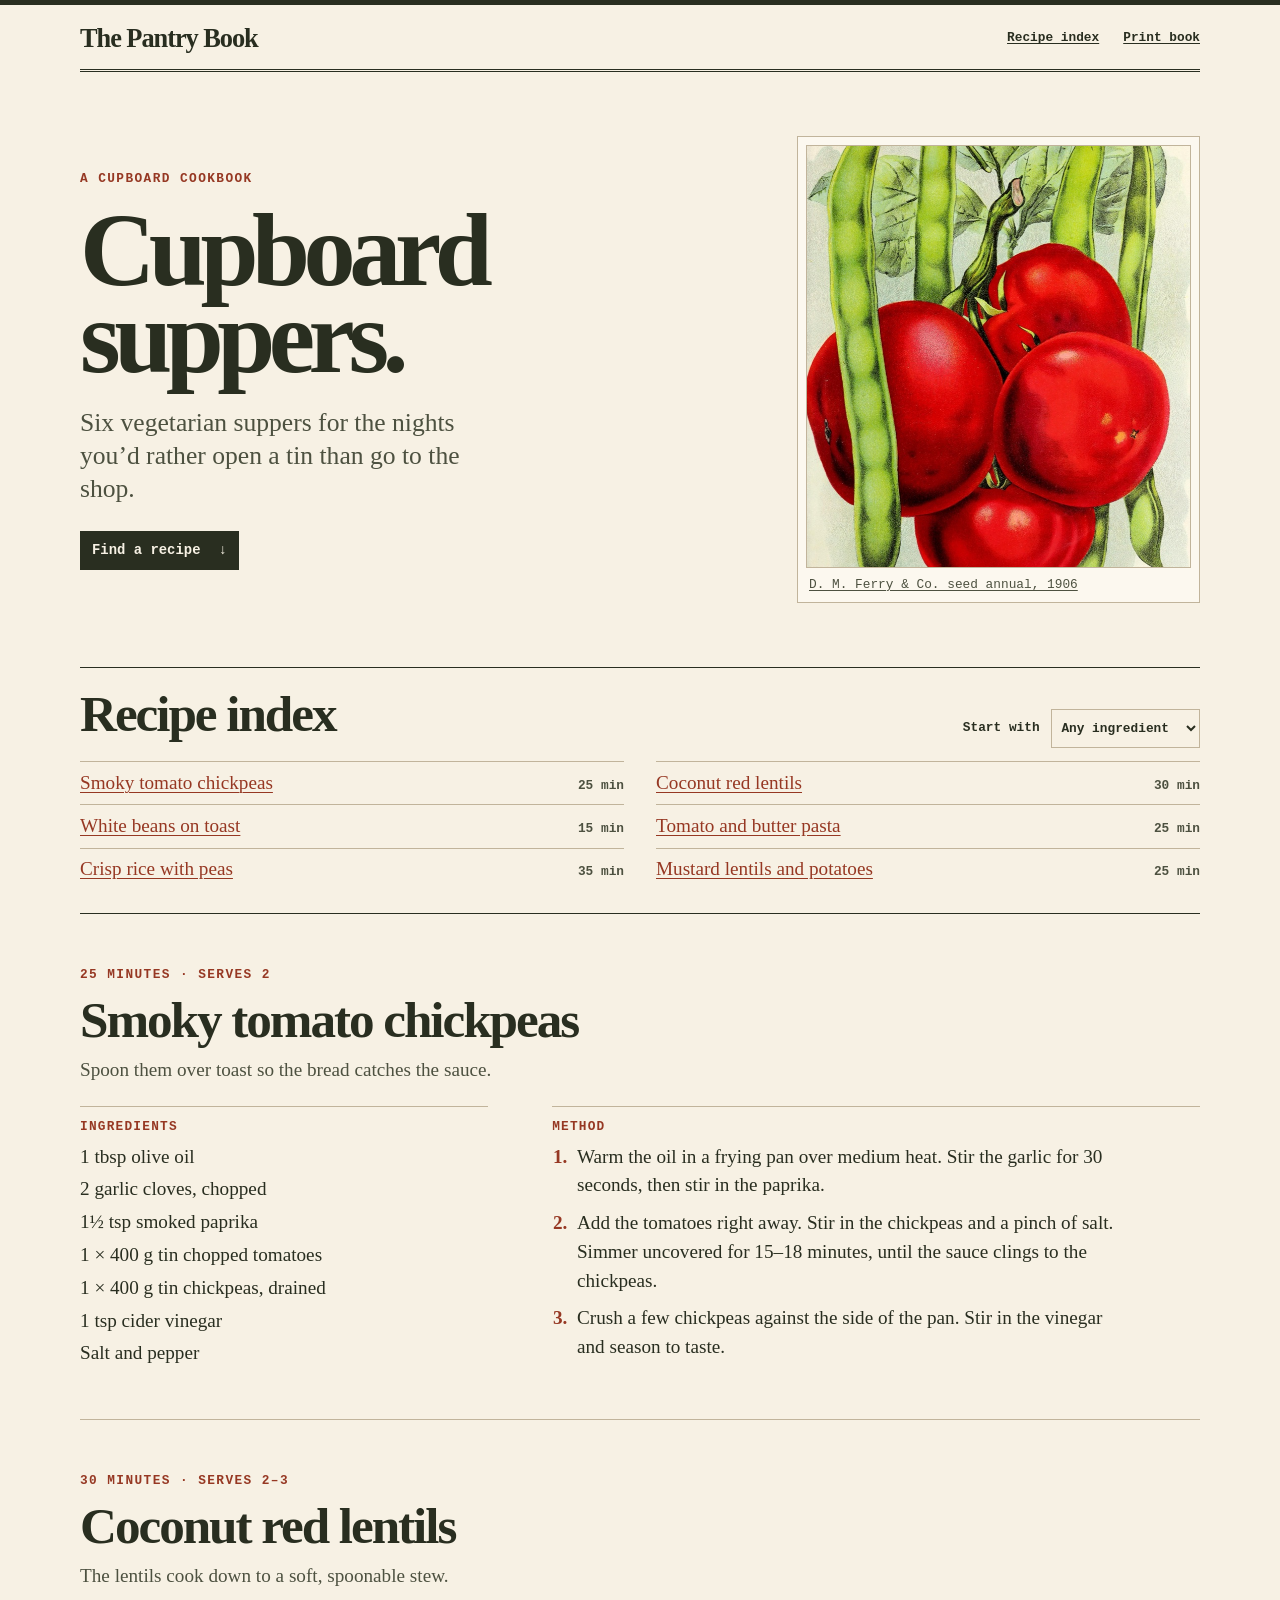
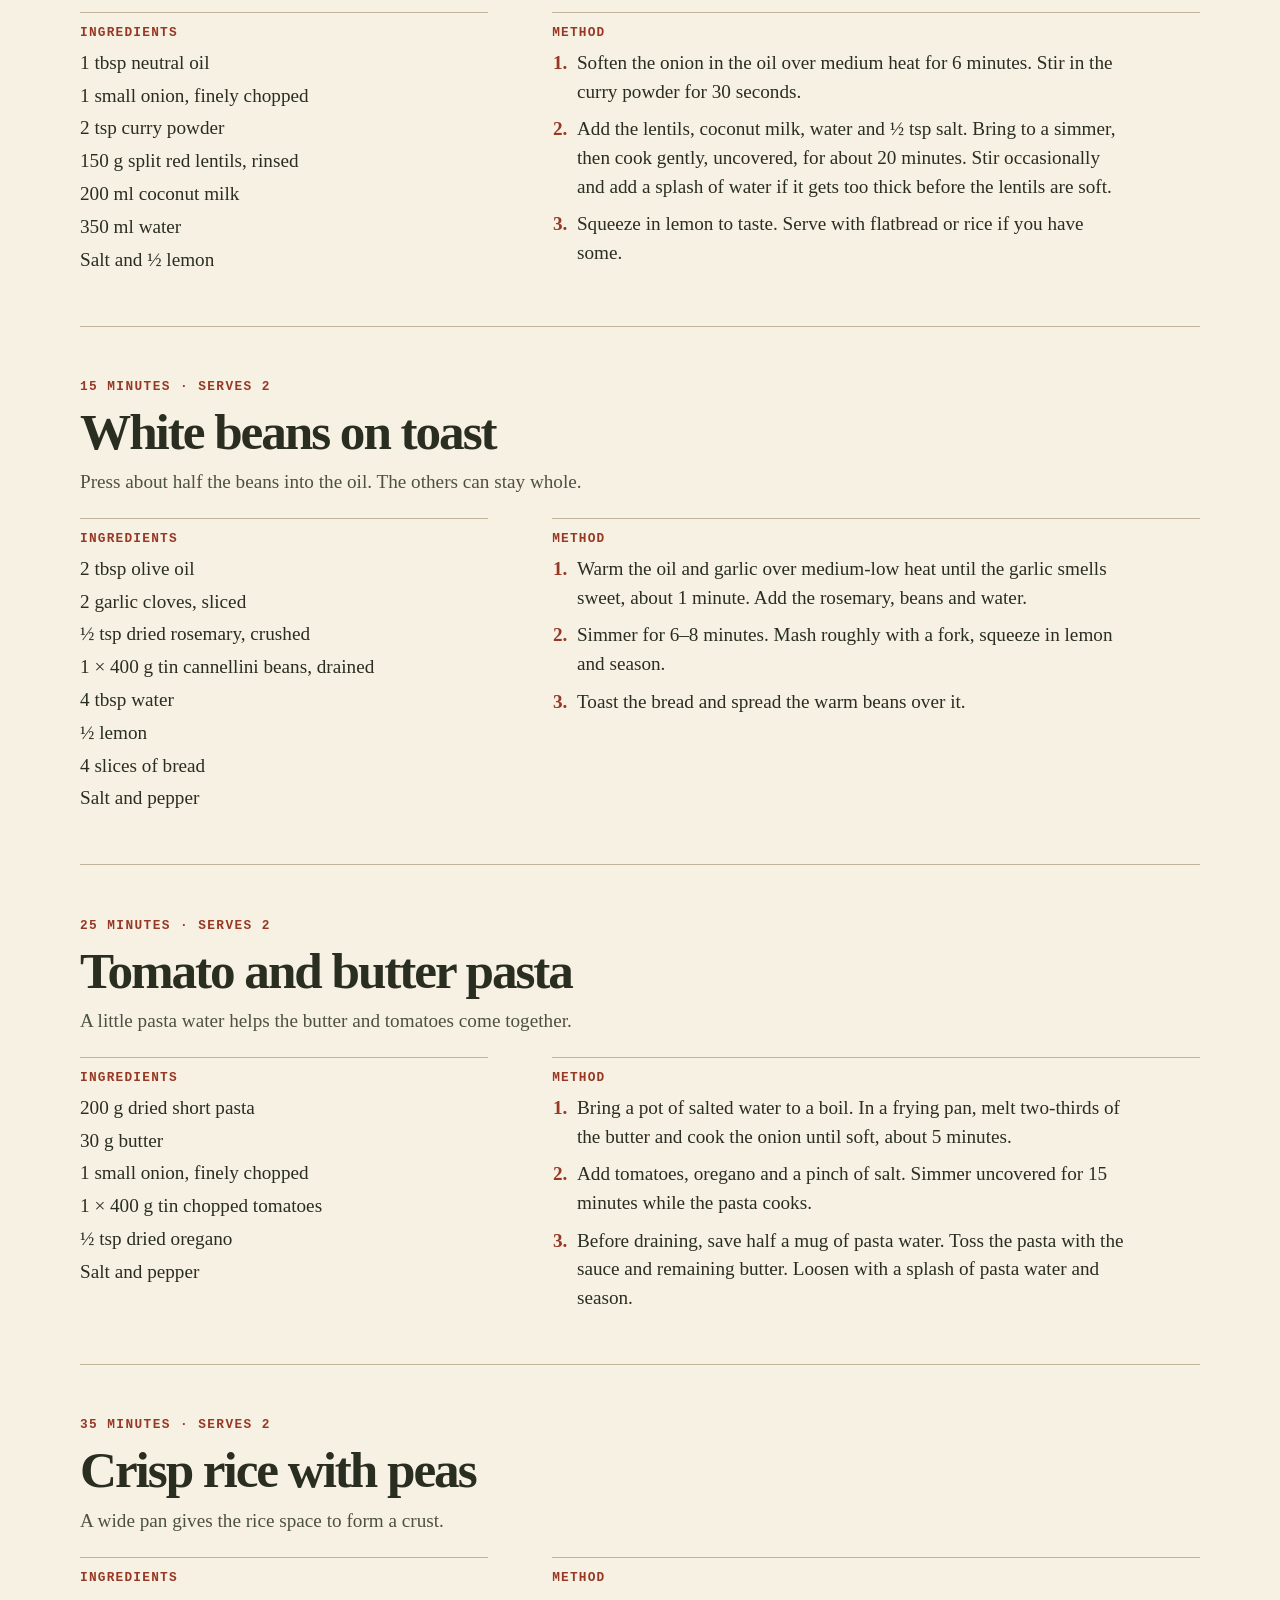
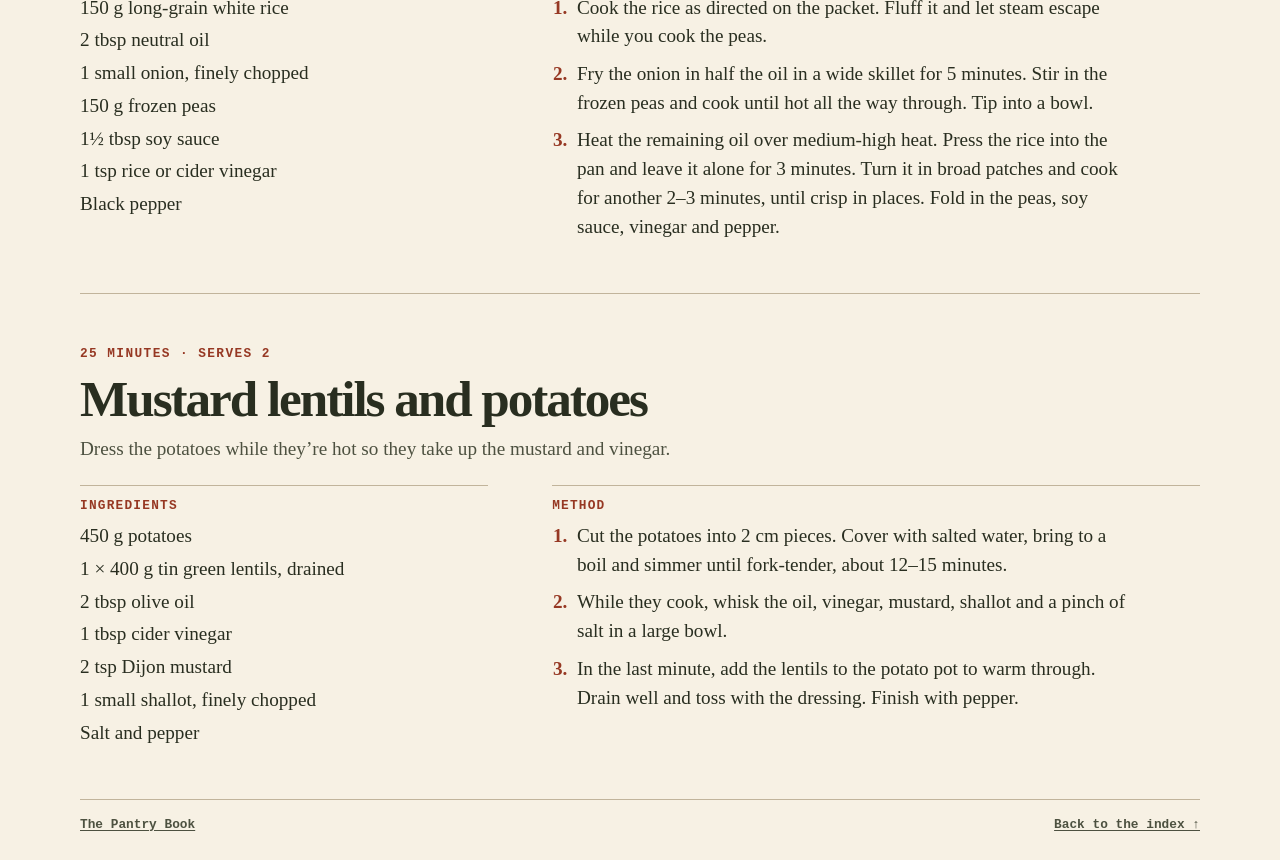
<file: index.html>
<!doctype html>
<html lang="en">
<head>
  <meta charset="utf-8">
  <meta name="viewport" content="width=device-width, initial-scale=1">
  <meta name="theme-color" content="#f7f1e4">
  <meta name="description" content="Six vegetarian suppers made with tins, pulses, rice and pasta. Browse by ingredient and print the recipes.">
  <title>The Pantry Book · Kirmy.org</title>
  <link rel="canonical" href="https://kirmy.org/">
  <link rel="stylesheet" href="./home.css">
  <script defer src="./pantry.js"></script>
</head>
<body>
  <a class="skip-link" href="#main">Skip to content</a>
  <header class="masthead spread">
    <a class="wordmark" href="./">The Pantry Book</a>
    <nav aria-label="Main navigation">
      <a href="#index">Recipe index</a>
      <button type="button" data-print hidden>Print book</button>
    </nav>
  </header>

  <main id="main" class="spread">
    <section class="front" aria-labelledby="title">
      <div class="front-copy">
        <p class="rubric">A cupboard cookbook</p>
        <h1 id="title">Cupboard<br>suppers.</h1>
        <p class="lede">Six vegetarian suppers for the nights you’d rather open a tin than go to the shop.</p>
        <a class="start" href="#index">Find a recipe <span aria-hidden="true">↓</span></a>
      </div>
      <figure class="plate">
        <img src="./assets/ferry-seed-annual.jpg" width="760" height="1150"
             alt="A 1906 seed catalogue illustration of scarlet tomatoes and green bean pods">
        <figcaption><a href="https://commons.wikimedia.org/wiki/File:Seed_annual_1906_(1906)_(14780318412).jpg">D. M. Ferry &amp; Co. seed annual, 1906</a></figcaption>
      </figure>
    </section>

    <section id="index" class="index" aria-labelledby="index-title">
      <div class="index-heading">
        <h2 id="index-title">Recipe index</h2>
        <div class="filter" data-filter hidden>
          <label for="ingredient">Start with</label>
          <select id="ingredient">
            <option value="all">Any ingredient</option>
            <option value="beans">Tinned beans</option>
            <option value="lentils">Lentils</option>
            <option value="pasta">Pasta</option>
            <option value="rice">Rice</option>
            <option value="tomatoes">Tinned tomatoes</option>
          </select>
        </div>
      </div>
      <ul class="index-list">
        <li data-ingredients="beans tomatoes"><a href="#chickpeas">Smoky tomato chickpeas</a><span>25 min</span></li>
        <li data-ingredients="lentils"><a href="#dal">Coconut red lentils</a><span>30 min</span></li>
        <li data-ingredients="beans"><a href="#toast">White beans on toast</a><span>15 min</span></li>
        <li data-ingredients="pasta tomatoes"><a href="#pasta">Tomato and butter pasta</a><span>25 min</span></li>
        <li data-ingredients="rice"><a href="#rice">Crisp rice with peas</a><span>35 min</span></li>
        <li data-ingredients="lentils"><a href="#potatoes">Mustard lentils and potatoes</a><span>25 min</span></li>
      </ul>
      <p class="visually-hidden" data-result role="status"></p>
    </section>

    <div class="recipe-book">
      <article id="chickpeas" class="recipe" aria-labelledby="chickpeas-title">
        <header class="recipe-header">
          <p class="rubric">25 minutes · Serves 2</p>
          <h2 id="chickpeas-title">Smoky tomato chickpeas</h2>
          <p>Spoon them over toast so the bread catches the sauce.</p>
        </header>
        <div class="recipe-columns">
          <section aria-label="Ingredients">
            <h3>Ingredients</h3>
            <ul class="ingredients">
              <li>1 tbsp olive oil</li><li>2 garlic cloves, chopped</li>
              <li>1½ tsp smoked paprika</li><li>1 × 400 g tin chopped tomatoes</li>
              <li>1 × 400 g tin chickpeas, drained</li><li>1 tsp cider vinegar</li><li>Salt and pepper</li>
            </ul>
          </section>
          <section aria-label="Method">
            <h3>Method</h3>
            <ol>
              <li>Warm the oil in a frying pan over medium heat. Stir the garlic for 30 seconds, then stir in the paprika.</li>
              <li>Add the tomatoes right away. Stir in the chickpeas and a pinch of salt. Simmer uncovered for 15–18 minutes, until the sauce clings to the chickpeas.</li>
              <li>Crush a few chickpeas against the side of the pan. Stir in the vinegar and season to taste.</li>
            </ol>
          </section>
        </div>
      </article>

      <article id="dal" class="recipe" aria-labelledby="dal-title">
        <header class="recipe-header">
          <p class="rubric">30 minutes · Serves 2–3</p>
          <h2 id="dal-title">Coconut red lentils</h2>
          <p>The lentils cook down to a soft, spoonable stew.</p>
        </header>
        <div class="recipe-columns">
          <section aria-label="Ingredients">
            <h3>Ingredients</h3>
            <ul class="ingredients">
              <li>1 tbsp neutral oil</li><li>1 small onion, finely chopped</li>
              <li>2 tsp curry powder</li><li>150 g split red lentils, rinsed</li>
              <li>200 ml coconut milk</li><li>350 ml water</li><li>Salt and ½ lemon</li>
            </ul>
          </section>
          <section aria-label="Method">
            <h3>Method</h3>
            <ol>
              <li>Soften the onion in the oil over medium heat for 6 minutes. Stir in the curry powder for 30 seconds.</li>
              <li>Add the lentils, coconut milk, water and ½ tsp salt. Bring to a simmer, then cook gently, uncovered, for about 20 minutes. Stir occasionally and add a splash of water if it gets too thick before the lentils are soft.</li>
              <li>Squeeze in lemon to taste. Serve with flatbread or rice if you have some.</li>
            </ol>
          </section>
        </div>
      </article>

      <article id="toast" class="recipe" aria-labelledby="toast-title">
        <header class="recipe-header">
          <p class="rubric">15 minutes · Serves 2</p>
          <h2 id="toast-title">White beans on toast</h2>
          <p>Press about half the beans into the oil. The others can stay whole.</p>
        </header>
        <div class="recipe-columns">
          <section aria-label="Ingredients">
            <h3>Ingredients</h3>
            <ul class="ingredients">
              <li>2 tbsp olive oil</li><li>2 garlic cloves, sliced</li>
              <li>½ tsp dried rosemary, crushed</li><li>1 × 400 g tin cannellini beans, drained</li>
              <li>4 tbsp water</li><li>½ lemon</li><li>4 slices of bread</li><li>Salt and pepper</li>
            </ul>
          </section>
          <section aria-label="Method">
            <h3>Method</h3>
            <ol>
              <li>Warm the oil and garlic over medium-low heat until the garlic smells sweet, about 1 minute. Add the rosemary, beans and water.</li>
              <li>Simmer for 6–8 minutes. Mash roughly with a fork, squeeze in lemon and season.</li>
              <li>Toast the bread and spread the warm beans over it.</li>
            </ol>
          </section>
        </div>
      </article>

      <article id="pasta" class="recipe" aria-labelledby="pasta-title">
        <header class="recipe-header">
          <p class="rubric">25 minutes · Serves 2</p>
          <h2 id="pasta-title">Tomato and butter pasta</h2>
          <p>A little pasta water helps the butter and tomatoes come together.</p>
        </header>
        <div class="recipe-columns">
          <section aria-label="Ingredients">
            <h3>Ingredients</h3>
            <ul class="ingredients">
              <li>200 g dried short pasta</li><li>30 g butter</li>
              <li>1 small onion, finely chopped</li><li>1 × 400 g tin chopped tomatoes</li>
              <li>½ tsp dried oregano</li><li>Salt and pepper</li>
            </ul>
          </section>
          <section aria-label="Method">
            <h3>Method</h3>
            <ol>
              <li>Bring a pot of salted water to a boil. In a frying pan, melt two-thirds of the butter and cook the onion until soft, about 5 minutes.</li>
              <li>Add tomatoes, oregano and a pinch of salt. Simmer uncovered for 15 minutes while the pasta cooks.</li>
              <li>Before draining, save half a mug of pasta water. Toss the pasta with the sauce and remaining butter. Loosen with a splash of pasta water and season.</li>
            </ol>
          </section>
        </div>
      </article>

      <article id="rice" class="recipe" aria-labelledby="rice-title">
        <header class="recipe-header">
          <p class="rubric">35 minutes · Serves 2</p>
          <h2 id="rice-title">Crisp rice with peas</h2>
          <p>A wide pan gives the rice space to form a crust.</p>
        </header>
        <div class="recipe-columns">
          <section aria-label="Ingredients">
            <h3>Ingredients</h3>
            <ul class="ingredients">
              <li>150 g long-grain white rice</li><li>2 tbsp neutral oil</li>
              <li>1 small onion, finely chopped</li><li>150 g frozen peas</li>
              <li>1½ tbsp soy sauce</li><li>1 tsp rice or cider vinegar</li><li>Black pepper</li>
            </ul>
          </section>
          <section aria-label="Method">
            <h3>Method</h3>
            <ol>
              <li>Cook the rice as directed on the packet. Fluff it and let steam escape while you cook the peas.</li>
              <li>Fry the onion in half the oil in a wide skillet for 5 minutes. Stir in the frozen peas and cook until hot all the way through. Tip into a bowl.</li>
              <li>Heat the remaining oil over medium-high heat. Press the rice into the pan and leave it alone for 3 minutes. Turn it in broad patches and cook for another 2–3 minutes, until crisp in places. Fold in the peas, soy sauce, vinegar and pepper.</li>
            </ol>
          </section>
        </div>
      </article>

      <article id="potatoes" class="recipe" aria-labelledby="potatoes-title">
        <header class="recipe-header">
          <p class="rubric">25 minutes · Serves 2</p>
          <h2 id="potatoes-title">Mustard lentils and potatoes</h2>
          <p>Dress the potatoes while they’re hot so they take up the mustard and vinegar.</p>
        </header>
        <div class="recipe-columns">
          <section aria-label="Ingredients">
            <h3>Ingredients</h3>
            <ul class="ingredients">
              <li>450 g potatoes</li><li>1 × 400 g tin green lentils, drained</li>
              <li>2 tbsp olive oil</li><li>1 tbsp cider vinegar</li>
              <li>2 tsp Dijon mustard</li><li>1 small shallot, finely chopped</li><li>Salt and pepper</li>
            </ul>
          </section>
          <section aria-label="Method">
            <h3>Method</h3>
            <ol>
              <li>Cut the potatoes into 2 cm pieces. Cover with salted water, bring to a boil and simmer until fork-tender, about 12–15 minutes.</li>
              <li>While they cook, whisk the oil, vinegar, mustard, shallot and a pinch of salt in a large bowl.</li>
              <li>In the last minute, add the lentils to the potato pot to warm through. Drain well and toss with the dressing. Finish with pepper.</li>
            </ol>
          </section>
        </div>
      </article>
    </div>
  </main>

  <footer class="spread footer">
    <a href="./">The Pantry Book</a>
    <a href="#index">Back to the index ↑</a>
  </footer>
</body>
</html>
</file>
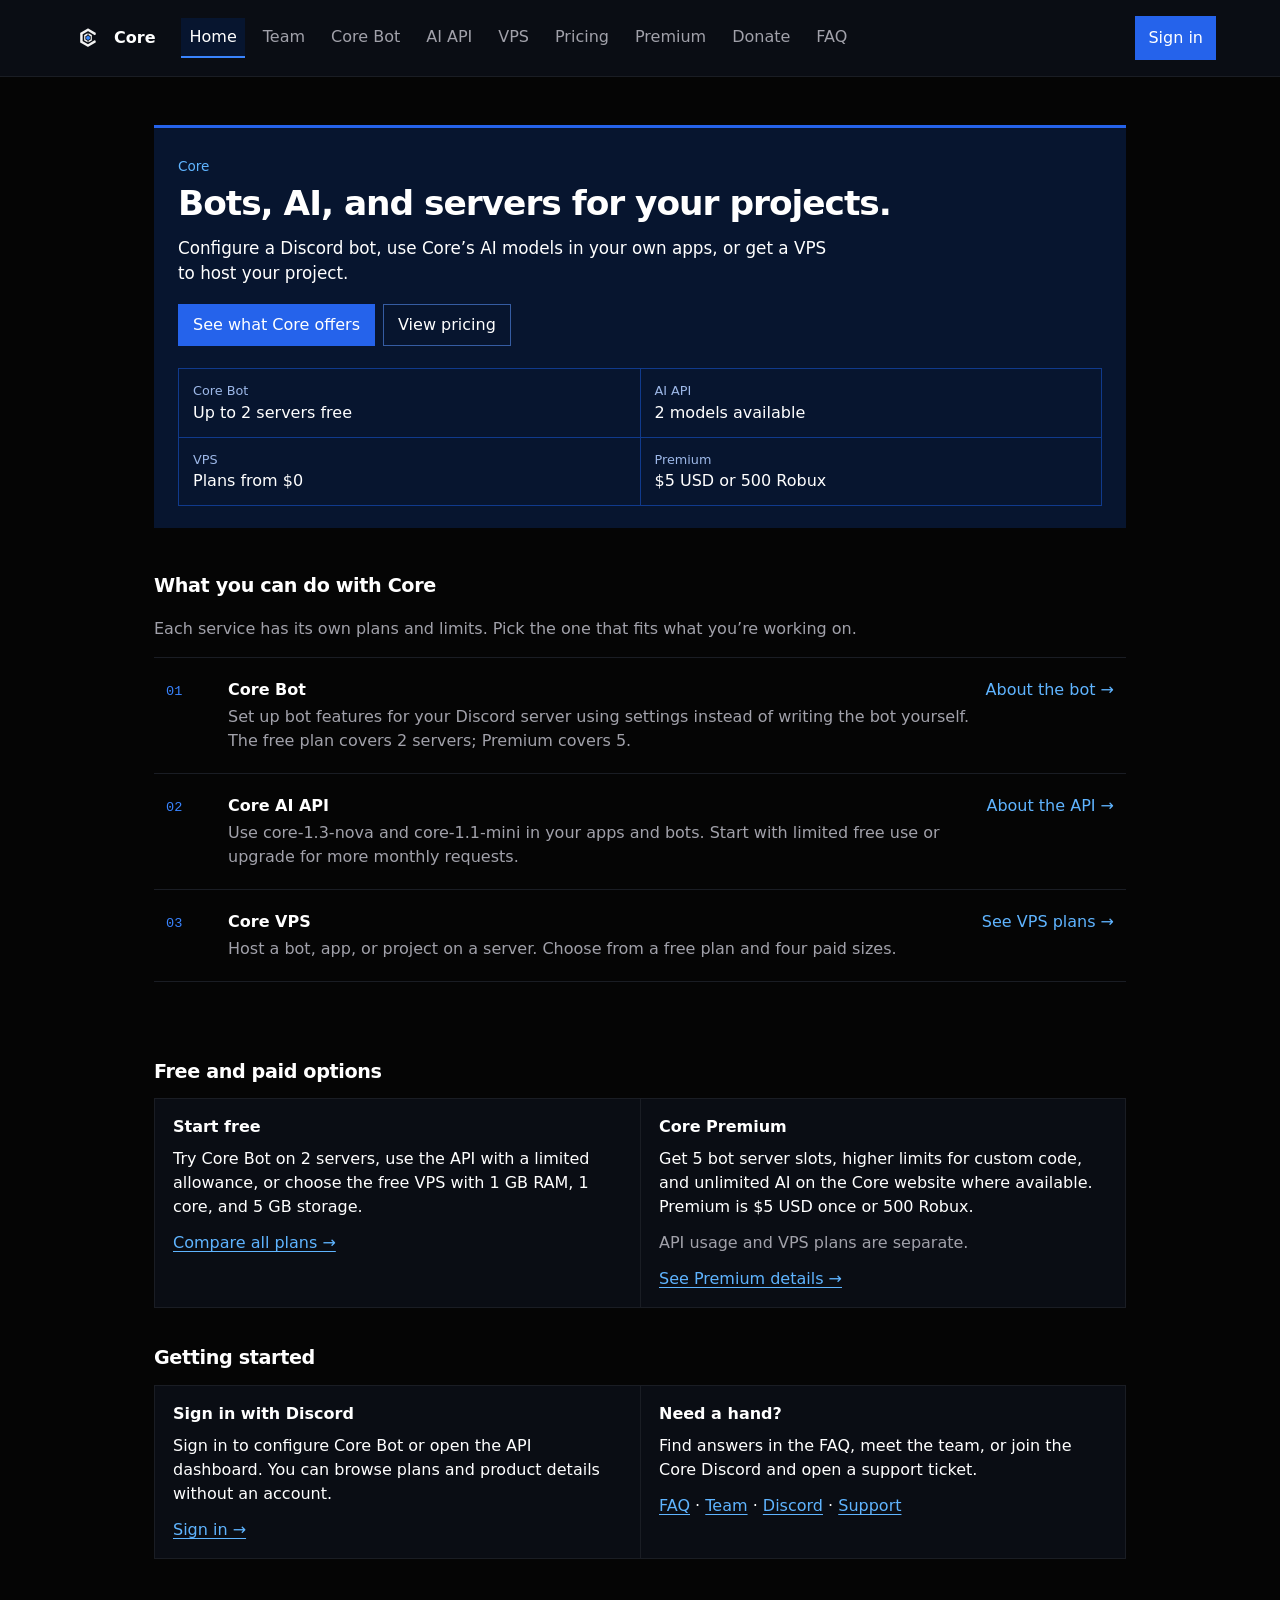
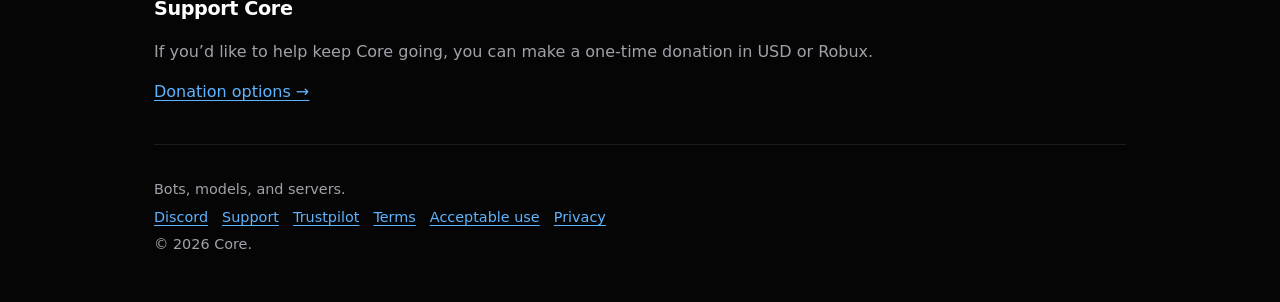
<file: test/index.html>
<!DOCTYPE html>
<html lang="en">
<head>
<meta charset="utf-8">
<meta name="viewport" content="width=device-width, initial-scale=1">
<title>Core</title>
<meta name="description" content="Core is one place for Discord bots, AI models, and VPS hosting.">
<meta name="theme-color" content="#050505">
<link rel="icon" href="favicon.svg" type="image/svg+xml">
<link rel="icon" href="logo.png" type="image/png">
<link rel="stylesheet" href="styles.css">
</head>
<body>
<a class="skip" href="#content">Skip to content</a>
<div class="shell">
<aside class="rail">
  <a class="brand" href="team.html"><img src="logo.png" alt="" width="32" height="32"><span>Core</span></a>
  <nav aria-label="Primary">
    <a href="index.html" aria-current="page">Home</a>
    <a href="team.html">Team</a>
    <a href="bot.html">Core Bot</a>
    <a href="api.html">AI API</a>
    <a href="vps.html">VPS</a>
    <a href="pricing.html">Pricing</a>
    <a href="premium.html">Premium</a>
    <a href="donate.html">Donate</a>
    <a href="faq.html">FAQ</a>
  </nav>
  <a class="signin" href="signin.html">Sign in</a>
</aside>
<main id="content">

<header class="intro">
  <p class="kicker">Core</p>
  <h1>Bots, AI, and servers for your projects.</h1>
  <p class="lead">Configure a Discord bot, use Core’s AI models in your own apps, or get a VPS to host your project.</p>
  <div class="actions">
    <a class="btn" href="#products">See what Core offers</a>
    <a class="btn ghost" href="pricing.html">View pricing</a>
  </div>
  <div class="facts">
    <a href="bot.html"><b>Core Bot</b>Up to 2 servers free</a>
    <a href="api.html"><b>AI API</b>2 models available</a>
    <a href="vps.html"><b>VPS</b>Plans from $0</a>
    <a href="premium.html"><b>Premium</b>$5 USD or 500 Robux</a>
  </div>
</header>

<section id="products">
  <h2>What you can do with Core</h2>
  <p class="note">Each service has its own plans and limits. Pick the one that fits what you’re working on.</p>
  <ol class="index">
    <li><a href="bot.html"><span class="num">01</span><span><strong>Core Bot</strong><span>Set up bot features for your Discord server using settings instead of writing the bot yourself. The free plan covers 2 servers; Premium covers 5.</span></span><span class="go">About the bot →</span></a></li>
    <li><a href="api.html"><span class="num">02</span><span><strong>Core AI API</strong><span>Use core-1.3-nova and core-1.1-mini in your apps and bots. Start with limited free use or upgrade for more monthly requests.</span></span><span class="go">About the API →</span></a></li>
    <li><a href="vps.html"><span class="num">03</span><span><strong>Core VPS</strong><span>Host a bot, app, or project on a server. Choose from a free plan and four paid sizes.</span></span><span class="go">See VPS plans →</span></a></li>
  </ol>
</section>

<section class="home-plans">
  <h2>Free and paid options</h2>
  <div class="split">
    <div>
      <h3>Start free</h3>
      <p>Try Core Bot on 2 servers, use the API with a limited allowance, or choose the free VPS with 1 GB RAM, 1 core, and 5 GB storage.</p>
      <a href="pricing.html">Compare all plans →</a>
    </div>
    <div>
      <h3>Core Premium</h3>
      <p>Get 5 bot server slots, higher limits for custom code, and unlimited AI on the Core website where available. Premium is $5 USD once or 500 Robux.</p>
      <p class="note">API usage and VPS plans are separate.</p>
      <a href="premium.html">See Premium details →</a>
    </div>
  </div>
</section>

<section class="home-help">
  <h2>Getting started</h2>
  <div class="split">
    <div>
      <h3>Sign in with Discord</h3>
      <p>Sign in to configure Core Bot or open the API dashboard. You can browse plans and product details without an account.</p>
      <a href="signin.html">Sign in →</a>
    </div>
    <div>
      <h3>Need a hand?</h3>
      <p>Find answers in the FAQ, meet the team, or join the Core Discord and open a support ticket.</p>
      <p><a href="faq.html">FAQ</a> · <a href="team.html">Team</a> · <a href="https://discord.gg/NhAQpjDQFn" target="_blank" rel="noopener noreferrer">Discord</a> · <a href="https://discord.com/channels/1474799201102860408/1550913755272052816" target="_blank" rel="noopener noreferrer">Support</a></p>
    </div>
  </div>
</section>

<section class="home-support">
  <h2>Support Core</h2>
  <p class="note">If you’d like to help keep Core going, you can make a one-time donation in USD or Robux.</p>
  <a href="donate.html">Donation options →</a>
</section>

<footer>
  <p>Bots, models, and servers.</p>
  <p><a href="https://discord.gg/NhAQpjDQFn" target="_blank" rel="noopener noreferrer">Discord</a><a href="https://discord.com/channels/1474799201102860408/1550913755272052816" target="_blank" rel="noopener noreferrer">Support</a><a href="https://www.trustpilot.com/review/coresys.lol" target="_blank" rel="noopener noreferrer">Trustpilot</a><a href="terms.html">Terms</a><a href="aup.html">Acceptable use</a><a href="privacy.html">Privacy</a></p>
  <p>© 2026 Core.</p>
</footer>
</main>
</div>
</body>
</html>
</file>
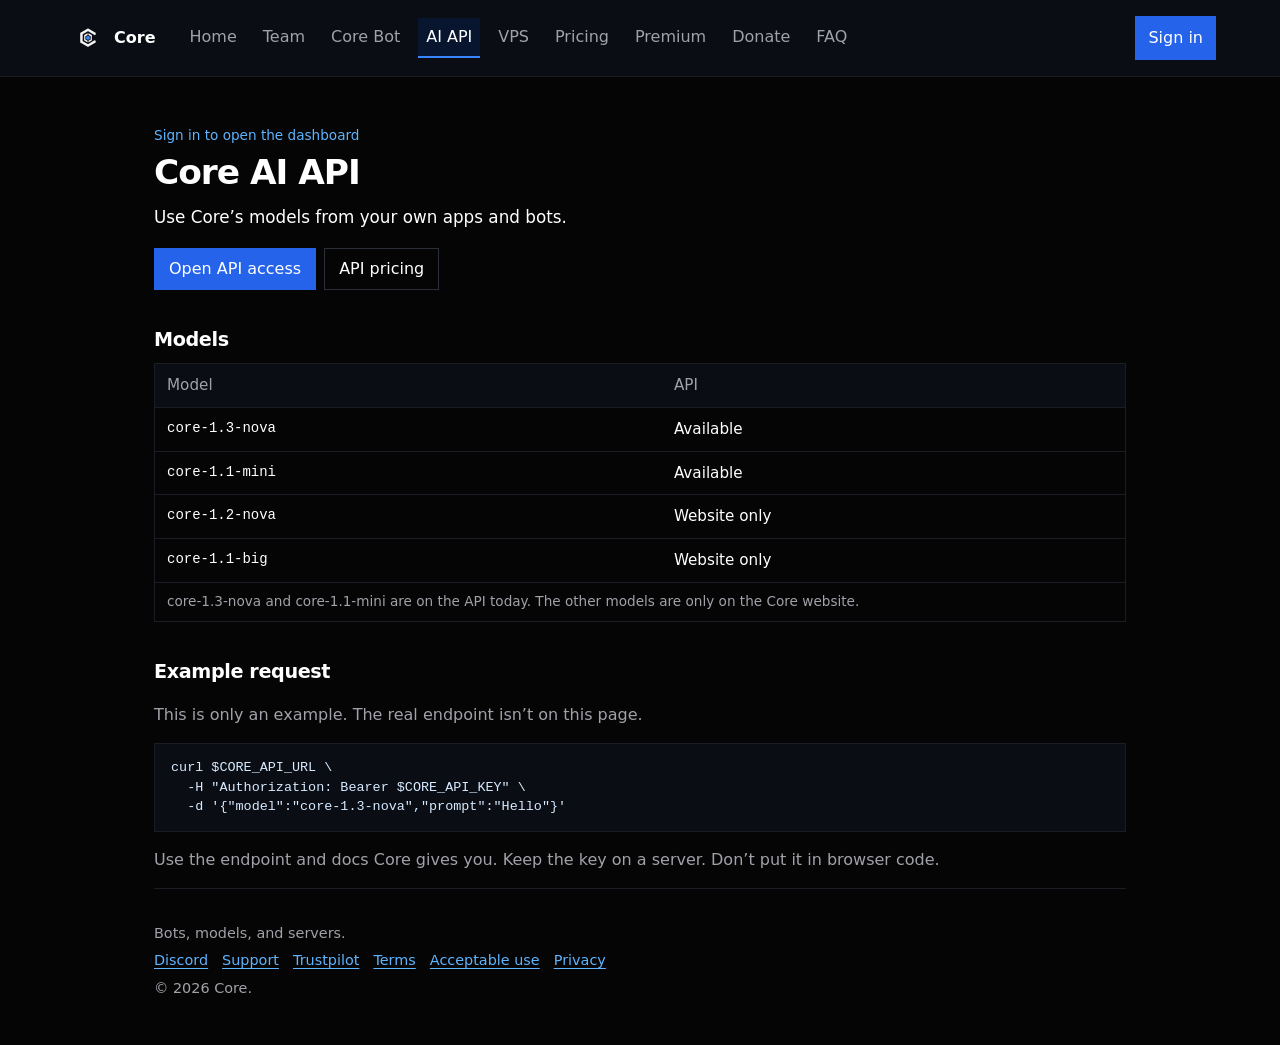
<file: test/api.html>
<!DOCTYPE html>
<html lang="en">
<head>
<meta charset="utf-8">
<meta name="viewport" content="width=device-width, initial-scale=1">
<title>AI API · Core</title>
<meta name="description" content="Use Core's models from your own apps and bots.">
<meta name="theme-color" content="#050505">
<link rel="icon" href="favicon.svg" type="image/svg+xml">
<link rel="icon" href="logo.png" type="image/png">
<link rel="stylesheet" href="styles.css">
</head>
<body>
<a class="skip" href="#content">Skip to content</a>
<div class="shell">
<aside class="rail">
  <a class="brand" href="team.html"><img src="logo.png" alt="" width="32" height="32"><span>Core</span></a>
  <nav aria-label="Primary">
    <a href="index.html">Home</a>
    <a href="team.html">Team</a>
    <a href="bot.html">Core Bot</a>
    <a href="api.html" aria-current="page">AI API</a>
    <a href="vps.html">VPS</a>
    <a href="pricing.html">Pricing</a>
    <a href="premium.html">Premium</a>
    <a href="donate.html">Donate</a>
    <a href="faq.html">FAQ</a>
  </nav>
  <a class="signin" href="signin.html">Sign in</a>
</aside>
<main id="content">

<p class="kicker">Sign in to open the dashboard</p>
<h1>Core AI API</h1>
<p class="lead">Use Core’s models from your own apps and bots.</p>
<div class="actions">
  <a class="btn" href="https://coresys.onrender.com/services/api">Open API access</a>
  <a class="btn ghost" href="pricing.html#api">API pricing</a>
</div>
<section>
  <h2>Models</h2>
  <div class="table-wrap">
    <table>
      <caption>core-1.3-nova and core-1.1-mini are on the API today. The other models are only on the Core website.</caption>
      <thead><tr><th>Model</th><th>API</th></tr></thead>
      <tbody>
        <tr><td class="mono">core-1.3-nova</td><td>Available</td></tr>
        <tr><td class="mono">core-1.1-mini</td><td>Available</td></tr>
        <tr><td class="mono">core-1.2-nova</td><td>Website only</td></tr>
        <tr><td class="mono">core-1.1-big</td><td>Website only</td></tr>
      </tbody>
    </table>
  </div>
</section>
<section>
  <h2>Example request</h2>
  <p class="note">This is only an example. The real endpoint isn’t on this page.</p>
  <pre>curl $CORE_API_URL \
  -H "Authorization: Bearer $CORE_API_KEY" \
  -d '{"model":"core-1.3-nova","prompt":"Hello"}'</pre>
  <p class="note">Use the endpoint and docs Core gives you. Keep the key on a server. Don’t put it in browser code.</p>
</section>

<footer>
  <p>Bots, models, and servers.</p>
  <p><a href="https://discord.gg/NhAQpjDQFn" target="_blank" rel="noopener noreferrer">Discord</a><a href="https://discord.com/channels/1474799201102860408/1550913755272052816" target="_blank" rel="noopener noreferrer">Support</a><a href="https://www.trustpilot.com/review/coresys.lol" target="_blank" rel="noopener noreferrer">Trustpilot</a><a href="terms.html">Terms</a><a href="aup.html">Acceptable use</a><a href="privacy.html">Privacy</a></p>
  <p>© 2026 Core.</p>
</footer>
</main>
</div>
</body>
</html>
</file>
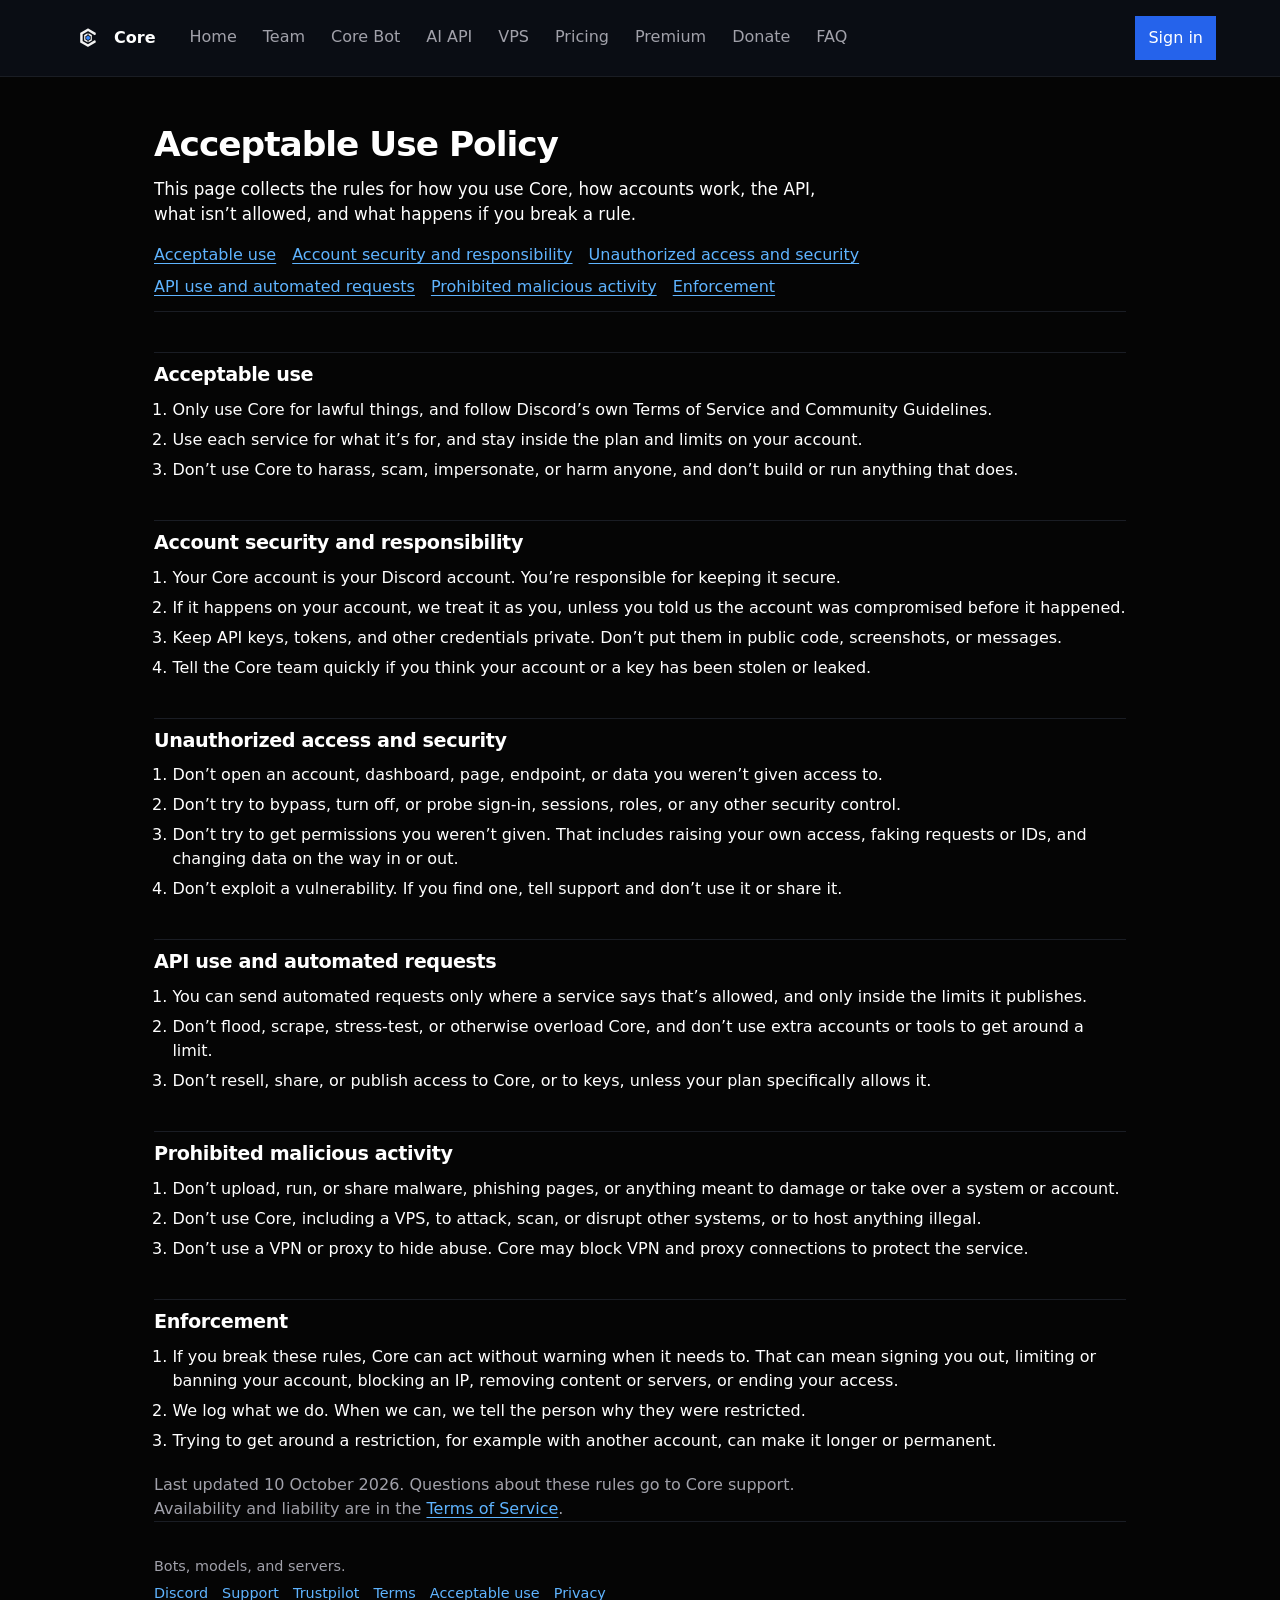
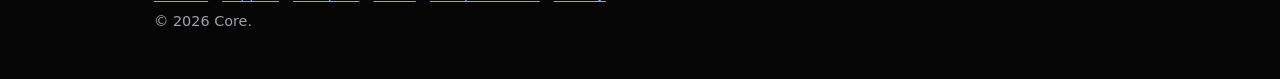
<file: test/aup.html>
<!DOCTYPE html>
<html lang="en">
<head>
<meta charset="utf-8">
<meta name="viewport" content="width=device-width, initial-scale=1">
<title>Acceptable Use Policy · Core</title>
<meta name="description" content="Core’s rules for use, account security, access, the API, prohibited activity, and enforcement.">
<meta name="theme-color" content="#050505">
<link rel="icon" href="favicon.svg" type="image/svg+xml">
<link rel="icon" href="logo.png" type="image/png">
<link rel="stylesheet" href="styles.css">
</head>
<body>
<a class="skip" href="#content">Skip to content</a>
<div class="shell">
<aside class="rail">
  <a class="brand" href="team.html"><img src="logo.png" alt="" width="32" height="32"><span>Core</span></a>
  <nav aria-label="Primary">
    <a href="index.html">Home</a>
    <a href="team.html">Team</a>
    <a href="bot.html">Core Bot</a>
    <a href="api.html">AI API</a>
    <a href="vps.html">VPS</a>
    <a href="pricing.html">Pricing</a>
    <a href="premium.html">Premium</a>
    <a href="donate.html">Donate</a>
    <a href="faq.html">FAQ</a>
  </nav>
  <a class="signin" href="signin.html">Sign in</a>
</aside>
<main id="content">

<h1>Acceptable Use Policy</h1>
<p class="lead">This page collects the rules for how you use Core, how accounts work, the API, what isn’t allowed, and what happens if you break a rule.</p>
<nav class="contents" aria-label="On this page">
  <a href="#use">Acceptable use</a>
  <a href="#accounts">Account security and responsibility</a>
  <a href="#access">Unauthorized access and security</a>
  <a href="#abuse">API use and automated requests</a>
  <a href="#malicious">Prohibited malicious activity</a>
  <a href="#enforcement">Enforcement</a>
</nav>
<section class="rule" id="use">
  <h2>Acceptable use</h2>
  <ol class="clean">
    <li>Only use Core for lawful things, and follow Discord’s own Terms of Service and Community Guidelines.</li>
    <li>Use each service for what it’s for, and stay inside the plan and limits on your account.</li>
    <li>Don’t use Core to harass, scam, impersonate, or harm anyone, and don’t build or run anything that does.</li>
  </ol>
</section>
<section class="rule" id="accounts">
  <h2>Account security and responsibility</h2>
  <ol class="clean">
    <li>Your Core account is your Discord account. You’re responsible for keeping it secure.</li>
    <li>If it happens on your account, we treat it as you, unless you told us the account was compromised before it happened.</li>
    <li>Keep API keys, tokens, and other credentials private. Don’t put them in public code, screenshots, or messages.</li>
    <li>Tell the Core team quickly if you think your account or a key has been stolen or leaked.</li>
  </ol>
</section>
<section class="rule" id="access">
  <h2>Unauthorized access and security</h2>
  <ol class="clean">
    <li>Don’t open an account, dashboard, page, endpoint, or data you weren’t given access to.</li>
    <li>Don’t try to bypass, turn off, or probe sign-in, sessions, roles, or any other security control.</li>
    <li>Don’t try to get permissions you weren’t given. That includes raising your own access, faking requests or IDs, and changing data on the way in or out.</li>
    <li>Don’t exploit a vulnerability. If you find one, tell support and don’t use it or share it.</li>
  </ol>
</section>
<section class="rule" id="abuse">
  <h2>API use and automated requests</h2>
  <ol class="clean">
    <li>You can send automated requests only where a service says that’s allowed, and only inside the limits it publishes.</li>
    <li>Don’t flood, scrape, stress-test, or otherwise overload Core, and don’t use extra accounts or tools to get around a limit.</li>
    <li>Don’t resell, share, or publish access to Core, or to keys, unless your plan specifically allows it.</li>
  </ol>
</section>
<section class="rule" id="malicious">
  <h2>Prohibited malicious activity</h2>
  <ol class="clean">
    <li>Don’t upload, run, or share malware, phishing pages, or anything meant to damage or take over a system or account.</li>
    <li>Don’t use Core, including a VPS, to attack, scan, or disrupt other systems, or to host anything illegal.</li>
    <li>Don’t use a VPN or proxy to hide abuse. Core may block VPN and proxy connections to protect the service.</li>
  </ol>
</section>
<section class="rule" id="enforcement">
  <h2>Enforcement</h2>
  <ol class="clean">
    <li>If you break these rules, Core can act without warning when it needs to. That can mean signing you out, limiting or banning your account, blocking an IP, removing content or servers, or ending your access.</li>
    <li>We log what we do. When we can, we tell the person why they were restricted.</li>
    <li>Trying to get around a restriction, for example with another account, can make it longer or permanent.</li>
  </ol>
</section>
<p class="meta">Last updated 10 October 2026. Questions about these rules go to Core support. Availability and liability are in the <a href="terms.html">Terms of Service</a>.</p>

<footer>
  <p>Bots, models, and servers.</p>
  <p><a href="https://discord.gg/NhAQpjDQFn" target="_blank" rel="noopener noreferrer">Discord</a><a href="https://discord.com/channels/1474799201102860408/1550913755272052816" target="_blank" rel="noopener noreferrer">Support</a><a href="https://www.trustpilot.com/review/coresys.lol" target="_blank" rel="noopener noreferrer">Trustpilot</a><a href="terms.html">Terms</a><a href="aup.html">Acceptable use</a><a href="privacy.html">Privacy</a></p>
  <p>© 2026 Core.</p>
</footer>
</main>
</div>
</body>
</html>
</file>
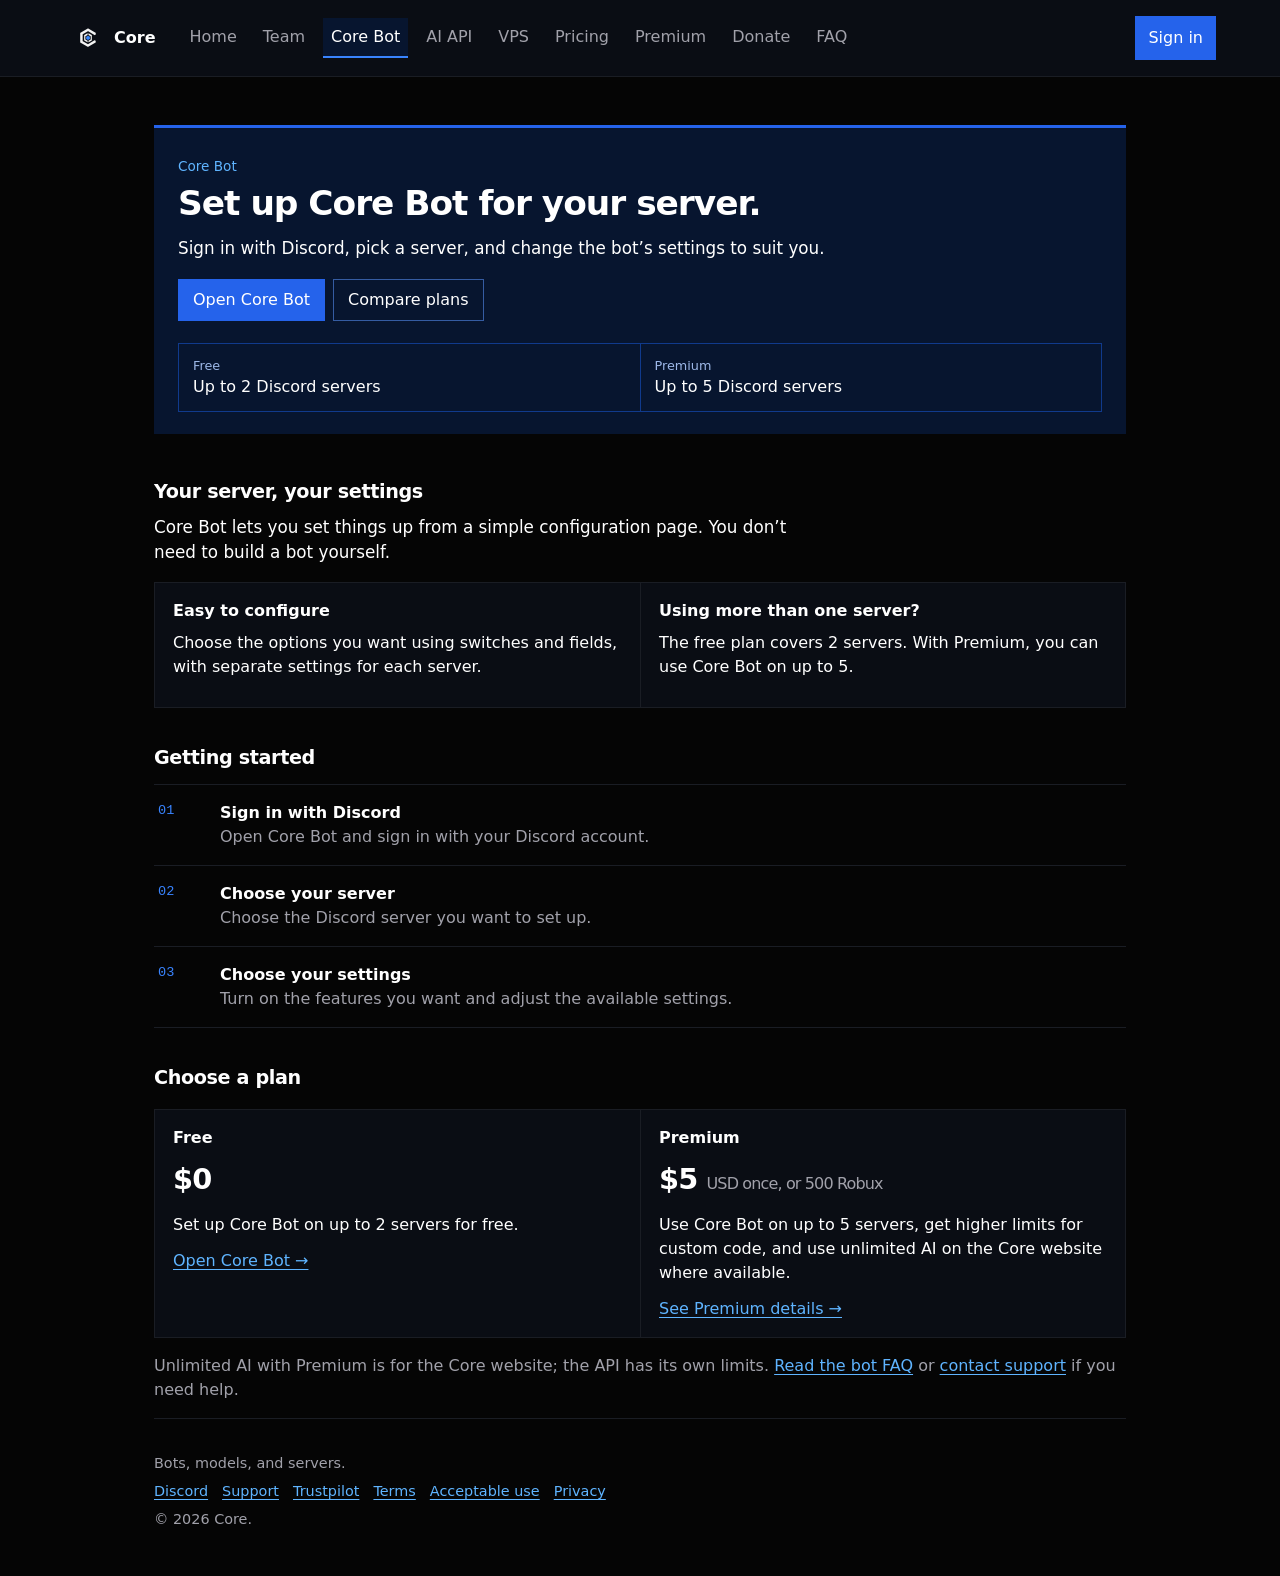
<file: test/bot.html>
<!DOCTYPE html>
<html lang="en">
<head>
<meta charset="utf-8">
<meta name="viewport" content="width=device-width, initial-scale=1">
<title>Core Bot · Core</title>
<meta name="description" content="Set up a Discord bot without writing it yourself.">
<meta name="theme-color" content="#050505">
<link rel="icon" href="favicon.svg" type="image/svg+xml">
<link rel="icon" href="logo.png" type="image/png">
<link rel="stylesheet" href="styles.css">
</head>
<body>
<a class="skip" href="#content">Skip to content</a>
<div class="shell">
<aside class="rail">
  <a class="brand" href="team.html"><img src="logo.png" alt="" width="32" height="32"><span>Core</span></a>
  <nav aria-label="Primary">
    <a href="index.html">Home</a>
    <a href="team.html">Team</a>
    <a href="bot.html" aria-current="page">Core Bot</a>
    <a href="api.html">AI API</a>
    <a href="vps.html">VPS</a>
    <a href="pricing.html">Pricing</a>
    <a href="premium.html">Premium</a>
    <a href="donate.html">Donate</a>
    <a href="faq.html">FAQ</a>
  </nav>
  <a class="signin" href="signin.html">Sign in</a>
</aside>
<main id="content">

<header class="intro">
  <p class="kicker">Core Bot</p>
  <h1>Set up Core Bot for your server.</h1>
  <p class="lead">Sign in with Discord, pick a server, and change the bot’s settings to suit you.</p>
  <div class="actions">
    <a class="btn" href="https://coresys.onrender.com/bot-configure">Open Core Bot</a>
    <a class="btn ghost" href="pricing.html#bot">Compare plans</a>
  </div>
  <div class="facts">
    <div><b>Free</b>Up to 2 Discord servers</div>
    <div><b>Premium</b>Up to 5 Discord servers</div>
  </div>
</header>

<section>
  <h2>Your server, your settings</h2>
  <p class="lead">Core Bot lets you set things up from a simple configuration page. You don’t need to build a bot yourself.</p>
  <div class="split bot-overview">
    <div>
      <h3>Easy to configure</h3>
      <p>Choose the options you want using switches and fields, with separate settings for each server.</p>
    </div>
    <div>
      <h3>Using more than one server?</h3>
      <p>The free plan covers 2 servers. With Premium, you can use Core Bot on up to 5.</p>
    </div>
  </div>
</section>

<section>
  <h2>Getting started</h2>
  <ol class="index bot-steps">
    <li><span class="num">01</span><span><strong>Sign in with Discord</strong><span>Open Core Bot and sign in with your Discord account.</span></span></li>
    <li><span class="num">02</span><span><strong>Choose your server</strong><span>Choose the Discord server you want to set up.</span></span></li>
    <li><span class="num">03</span><span><strong>Choose your settings</strong><span>Turn on the features you want and adjust the available settings.</span></span></li>
  </ol>
</section>

<section>
  <h2>Choose a plan</h2>
  <div class="split bot-overview">
    <div>
      <h3>Free</h3>
      <p class="price">$0</p>
      <p>Set up Core Bot on up to 2 servers for free.</p>
      <a href="https://coresys.onrender.com/bot-configure">Open Core Bot →</a>
    </div>
    <div>
      <h3>Premium</h3>
      <p class="price">$5 <span>USD once, or 500 Robux</span></p>
      <p>Use Core Bot on up to 5 servers, get higher limits for custom code, and use unlimited AI on the Core website where available.</p>
      <a href="premium.html">See Premium details →</a>
    </div>
  </div>
  <p class="note">Unlimited AI with Premium is for the Core website; the API has its own limits. <a href="faq.html#faq-bot">Read the bot FAQ</a> or <a href="https://discord.com/channels/1474799201102860408/1550913755272052816" target="_blank" rel="noopener noreferrer">contact support</a> if you need help.</p>
</section>

<footer>
  <p>Bots, models, and servers.</p>
  <p><a href="https://discord.gg/NhAQpjDQFn" target="_blank" rel="noopener noreferrer">Discord</a><a href="https://discord.com/channels/1474799201102860408/1550913755272052816" target="_blank" rel="noopener noreferrer">Support</a><a href="https://www.trustpilot.com/review/coresys.lol" target="_blank" rel="noopener noreferrer">Trustpilot</a><a href="terms.html">Terms</a><a href="aup.html">Acceptable use</a><a href="privacy.html">Privacy</a></p>
  <p>© 2026 Core.</p>
</footer>
</main>
</div>
</body>
</html>
</file>
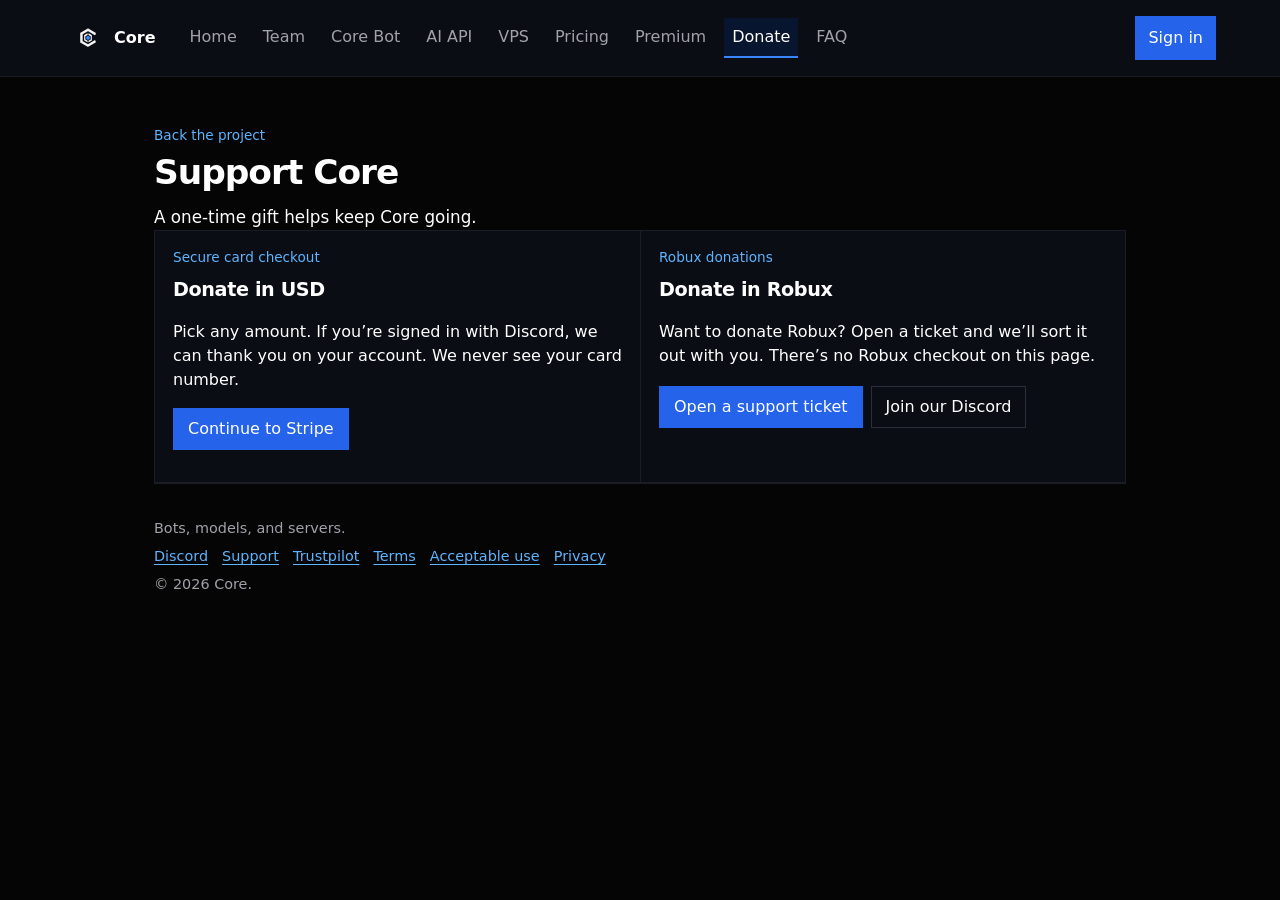
<file: test/donate.html>
<!DOCTYPE html>
<html lang="en">
<head>
<meta charset="utf-8">
<meta name="viewport" content="width=device-width, initial-scale=1">
<title>Donate · Core</title>
<meta name="description" content="Send Core a one-time gift in USD or Robux.">
<meta name="theme-color" content="#050505">
<link rel="icon" href="favicon.svg" type="image/svg+xml">
<link rel="icon" href="logo.png" type="image/png">
<link rel="stylesheet" href="styles.css">
</head>
<body>
<a class="skip" href="#content">Skip to content</a>
<div class="shell">
<aside class="rail">
  <a class="brand" href="team.html"><img src="logo.png" alt="" width="32" height="32"><span>Core</span></a>
  <nav aria-label="Primary">
    <a href="index.html">Home</a>
    <a href="team.html">Team</a>
    <a href="bot.html">Core Bot</a>
    <a href="api.html">AI API</a>
    <a href="vps.html">VPS</a>
    <a href="pricing.html">Pricing</a>
    <a href="premium.html">Premium</a>
    <a href="donate.html" aria-current="page">Donate</a>
    <a href="faq.html">FAQ</a>
  </nav>
  <a class="signin" href="signin.html">Sign in</a>
</aside>
<main id="content">

<p class="kicker">Back the project</p>
<h1>Support Core</h1>
<p class="lead">A one-time gift helps keep Core going.</p>
<div class="split">
  <div>
    <p class="kicker">Secure card checkout</p>
    <h2>Donate in USD</h2>
    <p>Pick any amount. If you’re signed in with Discord, we can thank you on your account. We never see your card number.</p>
    <p><a class="btn" href="https://coresys.onrender.com/#donate">Continue to Stripe</a></p>
  </div>
  <div>
    <p class="kicker">Robux donations</p>
    <h2>Donate in Robux</h2>
    <p>Want to donate Robux? Open a ticket and we’ll sort it out with you. There’s no Robux checkout on this page.</p>
    <div class="actions">
      <a class="btn" href="https://discord.com/channels/1474799201102860408/1550913755272052816" target="_blank" rel="noopener noreferrer">Open a support ticket</a>
      <a class="btn ghost" href="https://discord.gg/NhAQpjDQFn" target="_blank" rel="noopener noreferrer">Join our Discord</a>
    </div>
  </div>
</div>

<footer>
  <p>Bots, models, and servers.</p>
  <p><a href="https://discord.gg/NhAQpjDQFn" target="_blank" rel="noopener noreferrer">Discord</a><a href="https://discord.com/channels/1474799201102860408/1550913755272052816" target="_blank" rel="noopener noreferrer">Support</a><a href="https://www.trustpilot.com/review/coresys.lol" target="_blank" rel="noopener noreferrer">Trustpilot</a><a href="terms.html">Terms</a><a href="aup.html">Acceptable use</a><a href="privacy.html">Privacy</a></p>
  <p>© 2026 Core.</p>
</footer>
</main>
</div>
</body>
</html>
</file>
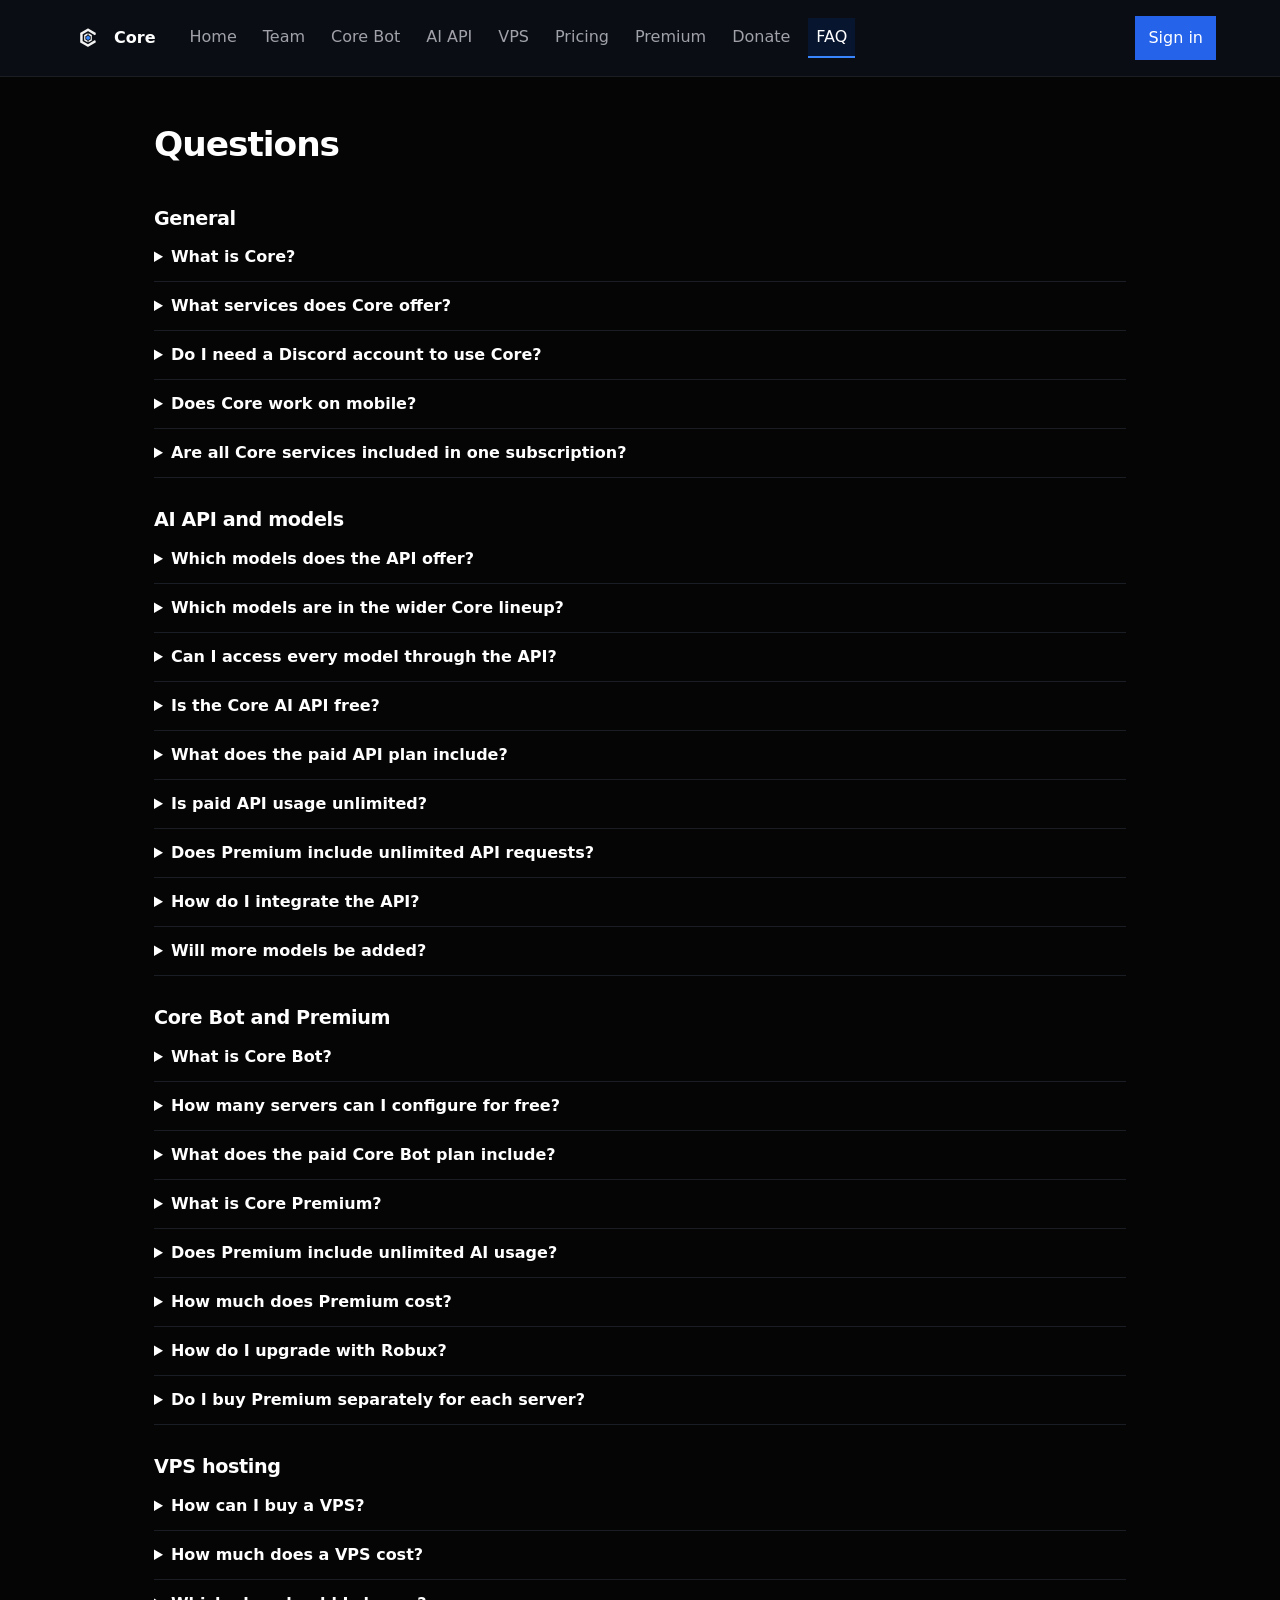
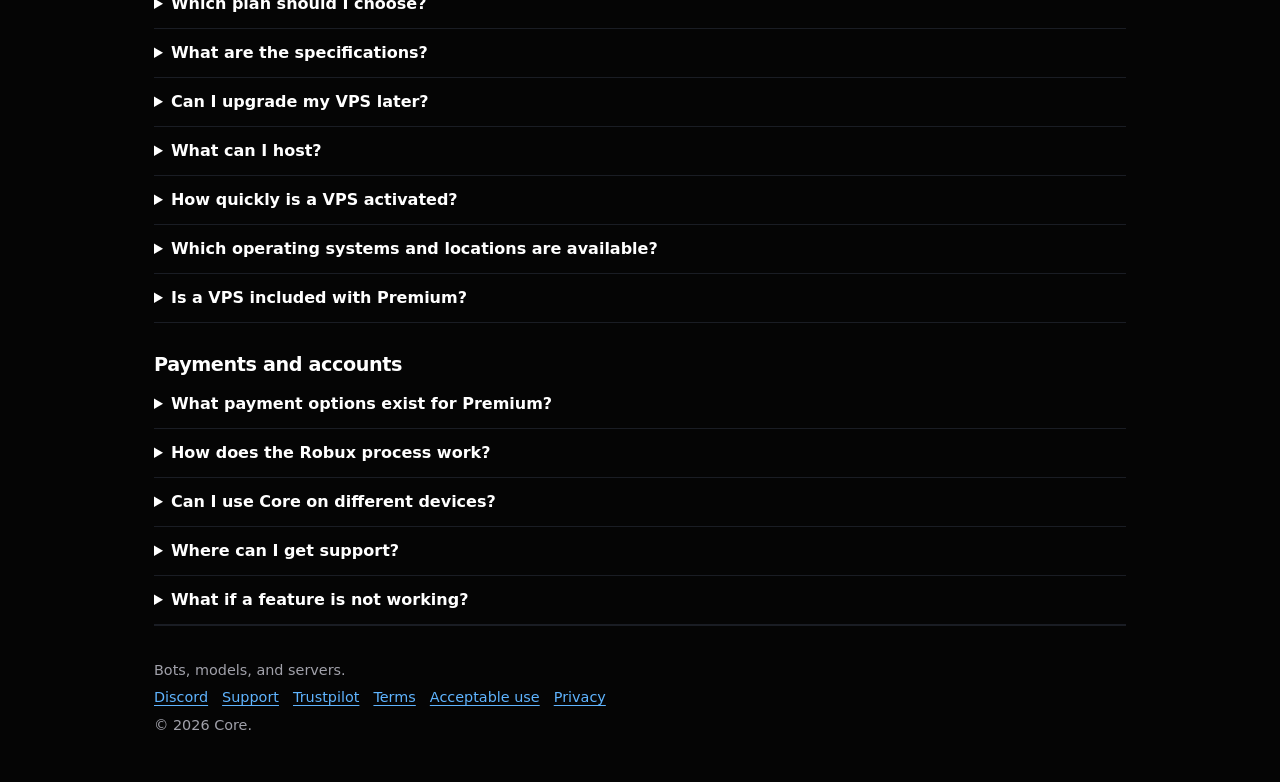
<file: test/faq.html>
<!DOCTYPE html>
<html lang="en">
<head>
<meta charset="utf-8">
<meta name="viewport" content="width=device-width, initial-scale=1">
<title>Questions · Core</title>
<meta name="description" content="Answers about Core Bot, the AI API, VPS hosting, and paying.">
<meta name="theme-color" content="#050505">
<link rel="icon" href="favicon.svg" type="image/svg+xml">
<link rel="icon" href="logo.png" type="image/png">
<link rel="stylesheet" href="styles.css">
</head>
<body>
<a class="skip" href="#content">Skip to content</a>
<div class="shell">
<aside class="rail">
  <a class="brand" href="team.html"><img src="logo.png" alt="" width="32" height="32"><span>Core</span></a>
  <nav aria-label="Primary">
    <a href="index.html">Home</a>
    <a href="team.html">Team</a>
    <a href="bot.html">Core Bot</a>
    <a href="api.html">AI API</a>
    <a href="vps.html">VPS</a>
    <a href="pricing.html">Pricing</a>
    <a href="premium.html">Premium</a>
    <a href="donate.html">Donate</a>
    <a href="faq.html" aria-current="page">FAQ</a>
  </nav>
  <a class="signin" href="signin.html">Sign in</a>
</aside>
<main id="content">
<h1>Questions</h1>
<section class="group" id="faq-general">
  <h2>General</h2>
  <details>
    <summary>What is Core?</summary>
    <p>Core is one place for a Discord bot, an AI API, and VPS hosting.</p>
  </details>
  <details>
    <summary>What services does Core offer?</summary>
    <p>Core Bot, the Core AI API, and Core VPS. Each one has its own features, price, and who can use it.</p>
  </details>
  <details>
    <summary>Do I need a Discord account to use Core?</summary>
    <p>Yes, if you want to configure a bot or open the API dashboard. The public pages don’t need an account.</p>
  </details>
  <details>
    <summary>Does Core work on mobile?</summary>
    <p>Yes. The site works on phones, tablets, and computers.</p>
  </details>
  <details>
    <summary>Are all Core services included in one subscription?</summary>
    <p>No. VPS, the API, and Core Bot are separate. Premium is listed on its own page too.</p>
  </details>
</section>
<section class="group" id="faq-models">
  <h2>AI API and models</h2>
  <details>
    <summary>Which models does the API offer?</summary>
    <p>core-1.3-nova and core-1.1-mini.</p>
  </details>
  <details>
    <summary>Which models are in the wider Core lineup?</summary>
    <p>core-1.1-big, core-1.2-nova, core-1.3-nova and core-1.1-mini.</p>
  </details>
  <details>
    <summary>Can I access every model through the API?</summary>
    <p>Not currently. Only core-1.3-nova and core-1.1-mini are offered through the API.</p>
  </details>
  <details>
    <summary>Is the Core AI API free?</summary>
    <p>Yes. The free plan works, with a smaller monthly allowance.</p>
  </details>
  <details>
    <summary>What does the paid API plan include?</summary>
    <p>More requests each month than the free plan. You can buy it with Robux on Core, or open a support ticket to pay in USD.</p>
  </details>
  <details>
    <summary>Is paid API usage unlimited?</summary>
    <p>No. You get more requests each month. It is not unlimited.</p>
  </details>
  <details>
    <summary>Does Premium include unlimited API requests?</summary>
    <p>No. Premium’s unlimited AI is only on the Core website, where that feature is available. The API has its own limits.</p>
  </details>
  <details>
    <summary>How do I integrate the API?</summary>
    <p>Use the endpoint, auth, and docs Core gives you. They aren’t written out on this page yet.</p>
  </details>
  <details>
    <summary>Will more models be added?</summary>
    <p>Maybe. The list can change. Nothing here promises a model or a date.</p>
  </details>
</section>
<section class="group" id="faq-bot">
  <h2>Core Bot and Premium</h2>
  <details>
    <summary>What is Core Bot?</summary>
    <p>It lets you set up Discord bot features from a simple page, instead of building the bot yourself.</p>
  </details>
  <details>
    <summary>How many servers can I configure for free?</summary>
    <p>Up to 2 Discord servers.</p>
  </details>
  <details>
    <summary>What does the paid Core Bot plan include?</summary>
    <p>Three more servers, so 5 in total, plus the Premium benefits. Buy with Robux on Core, or open a ticket to pay in USD.</p>
  </details>
  <details>
    <summary>What is Core Premium?</summary>
    <p>More room and higher limits for custom code on the Discord server you choose, plus the advanced features.</p>
  </details>
  <details>
    <summary>Does Premium include unlimited AI usage?</summary>
    <p>Only on the Core website, and only where that feature is available. It does not make the API unlimited.</p>
  </details>
  <details>
    <summary>How much does Premium cost?</summary>
    <p>$5 USD or 500 Robux.</p>
  </details>
  <details>
    <summary>How do I upgrade with Robux?</summary>
    <p>Open Robux checkout on Core, confirm your Roblox account with Dock, then submit the claim after you pay. Staff check it and add the role to your account.</p>
  </details>
  <details>
    <summary>Do I buy Premium separately for each server?</summary>
    <p>No. One Premium upgrade covers 5 servers instead of 2. This page doesn’t list any extra per-server charge.</p>
  </details>
</section>
<section class="group" id="faq-vps">
  <h2>VPS hosting</h2>
  <details>
    <summary>How can I buy a VPS?</summary>
    <p>For USD, open a support ticket. For Robux, checkout checks your Roblox account with Dock. After a paid order, support sets the server up.</p>
  </details>
  <details>
    <summary>How much does a VPS cost?</summary>
    <p>Free is $0. Nano is $1.99/month or R$500/month, Micro is $3.99/month or R$750/month, Small is $6.99/month or R$1,000/month, and Medium is $12.99/month or R$1,250/month.</p>
  </details>
  <details>
    <summary>Which plan should I choose?</summary>
    <p>Pick the size that fits what you want to run. A small bot needs less than a busy app.</p>
  </details>
  <details>
    <summary>What are the specifications?</summary>
    <p>Free: 1 GB RAM, 1 core, 5 GB. Nano: 2 GB, 1 core, 25 GB. Micro: 4 GB, 2 cores, 50 GB. Small: 8 GB, 2 cores, 100 GB. Medium: 16 GB, 4 cores, 250 GB.</p>
  </details>
  <details>
    <summary>Can I upgrade my VPS later?</summary>
    <p>Ask support. This page doesn’t explain upgrades.</p>
  </details>
  <details>
    <summary>What can I host?</summary>
    <p>Bots, apps, and dev projects that fit the server. Whether something runs depends on the app and how the server is set up.</p>
  </details>
  <details>
    <summary>How quickly is a VPS activated?</summary>
    <p>Ask support. We don’t promise a setup time on this page.</p>
  </details>
  <details>
    <summary>Which operating systems and locations are available?</summary>
    <p>We haven’t published those yet. When they’re confirmed, they’ll be listed here.</p>
  </details>
  <details>
    <summary>Is a VPS included with Premium?</summary>
    <p>No. You pay for a VPS on its own.</p>
  </details>
</section>
<section class="group" id="faq-pay">
  <h2>Payments and accounts</h2>
  <details>
    <summary>What payment options exist for Premium?</summary>
    <p>USD goes through a support ticket. Robux opens a Roblox game pass, then you submit a claim for staff to check.</p>
  </details>
  <details>
    <summary>How does the Robux process work?</summary>
    <p>Choose “for myself” or “gifting”, confirm the Roblox account with Dock, finish checkout, then tell us you’ve paid. We don’t check the payment or grant the role automatically.</p>
  </details>
  <details>
    <summary>Can I use Core on different devices?</summary>
    <p>Yes. The site works on different screen sizes. We don’t describe extra account-sync features until they exist.</p>
  </details>
  <details>
    <summary>Where can I get support?</summary>
    <p>In the Core Discord. Use the Support link on this site to open a ticket.</p>
  </details>
  <details>
    <summary>What if a feature is not working?</summary>
    <p>Read the page for that product first, then message support if it’s still broken.</p>
  </details>
</section>

<footer>
  <p>Bots, models, and servers.</p>
  <p><a href="https://discord.gg/NhAQpjDQFn" target="_blank" rel="noopener noreferrer">Discord</a><a href="https://discord.com/channels/1474799201102860408/1550913755272052816" target="_blank" rel="noopener noreferrer">Support</a><a href="https://www.trustpilot.com/review/coresys.lol" target="_blank" rel="noopener noreferrer">Trustpilot</a><a href="terms.html">Terms</a><a href="aup.html">Acceptable use</a><a href="privacy.html">Privacy</a></p>
  <p>© 2026 Core.</p>
</footer>
</main>
</div>
</body>
</html>
</file>
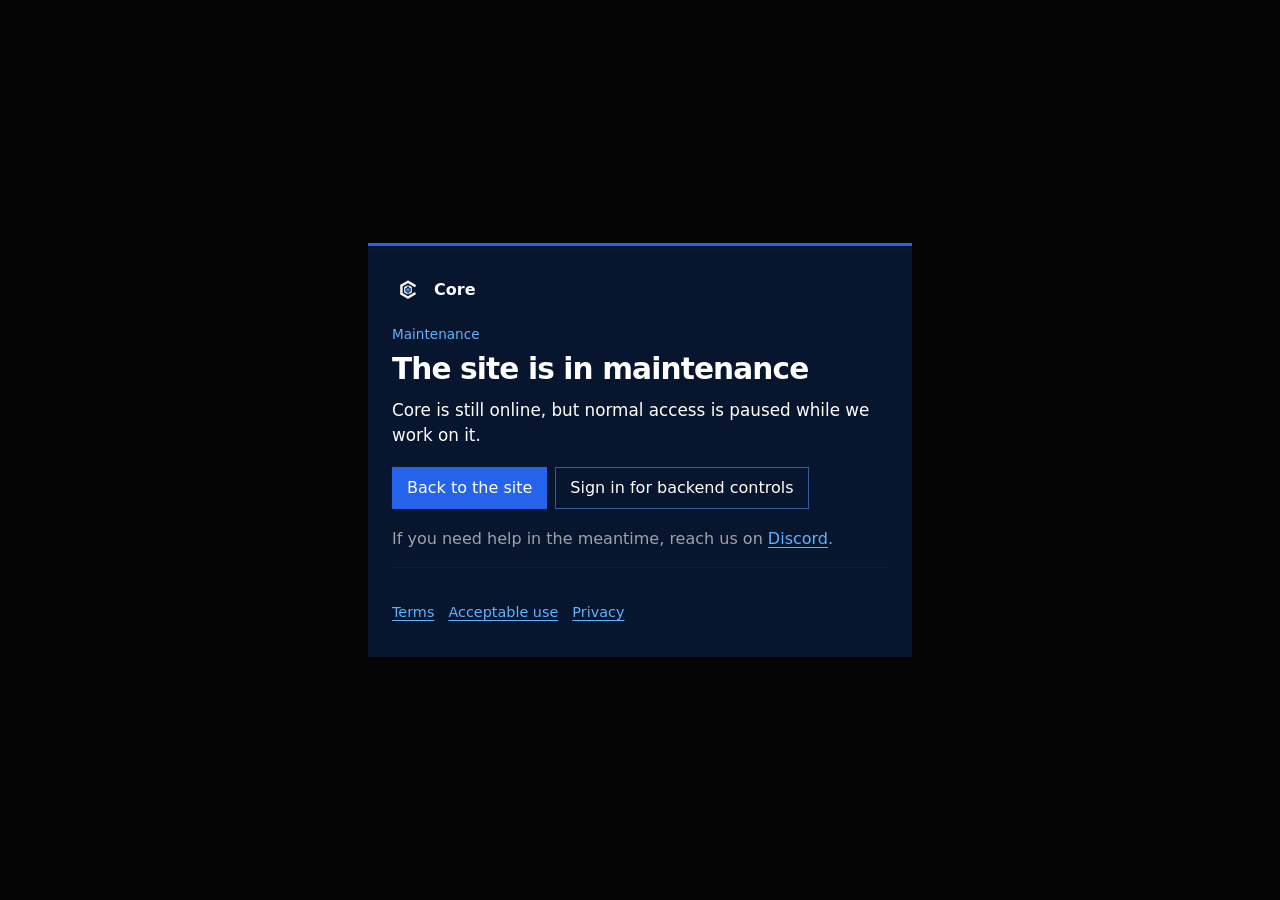
<file: test/maintenance.html>
<!DOCTYPE html>
<html lang="en">
<head>
<meta charset="utf-8">
<meta name="viewport" content="width=device-width, initial-scale=1">
<meta name="robots" content="noindex">
<title>The site is in maintenance — Core</title>
<meta name="description" content="Core is online, but normal access is paused while maintenance is in progress.">
<meta name="theme-color" content="#050505">
<link rel="icon" href="favicon.svg" type="image/svg+xml">
<link rel="icon" href="logo.png" type="image/png">
<link rel="stylesheet" href="styles.css">
</head>
<body class="hold">
<main id="content">
  <a class="brand" href="index.html"><img src="logo.png" alt="" width="32" height="32"><span>Core</span></a>
  <p class="kicker">Maintenance</p>
  <h1>The site is in maintenance</h1>
  <p class="lead">Core is still online, but normal access is paused while we work on it.</p>
  <div class="actions">
    <a class="btn" href="index.html">Back to the site</a>
    <a class="btn ghost" href="https://coresys.onrender.com/auth/login?next=%2Fadmin">Sign in for backend controls</a>
  </div>
  <p class="note">If you need help in the meantime, reach us on <a href="https://discord.gg/NhAQpjDQFn" target="_blank" rel="noopener noreferrer">Discord</a>.</p>
  <footer>
    <p><a href="terms.html">Terms</a><a href="aup.html">Acceptable use</a><a href="privacy.html">Privacy</a></p>
  </footer>
</main>
</body>
</html>
</file>
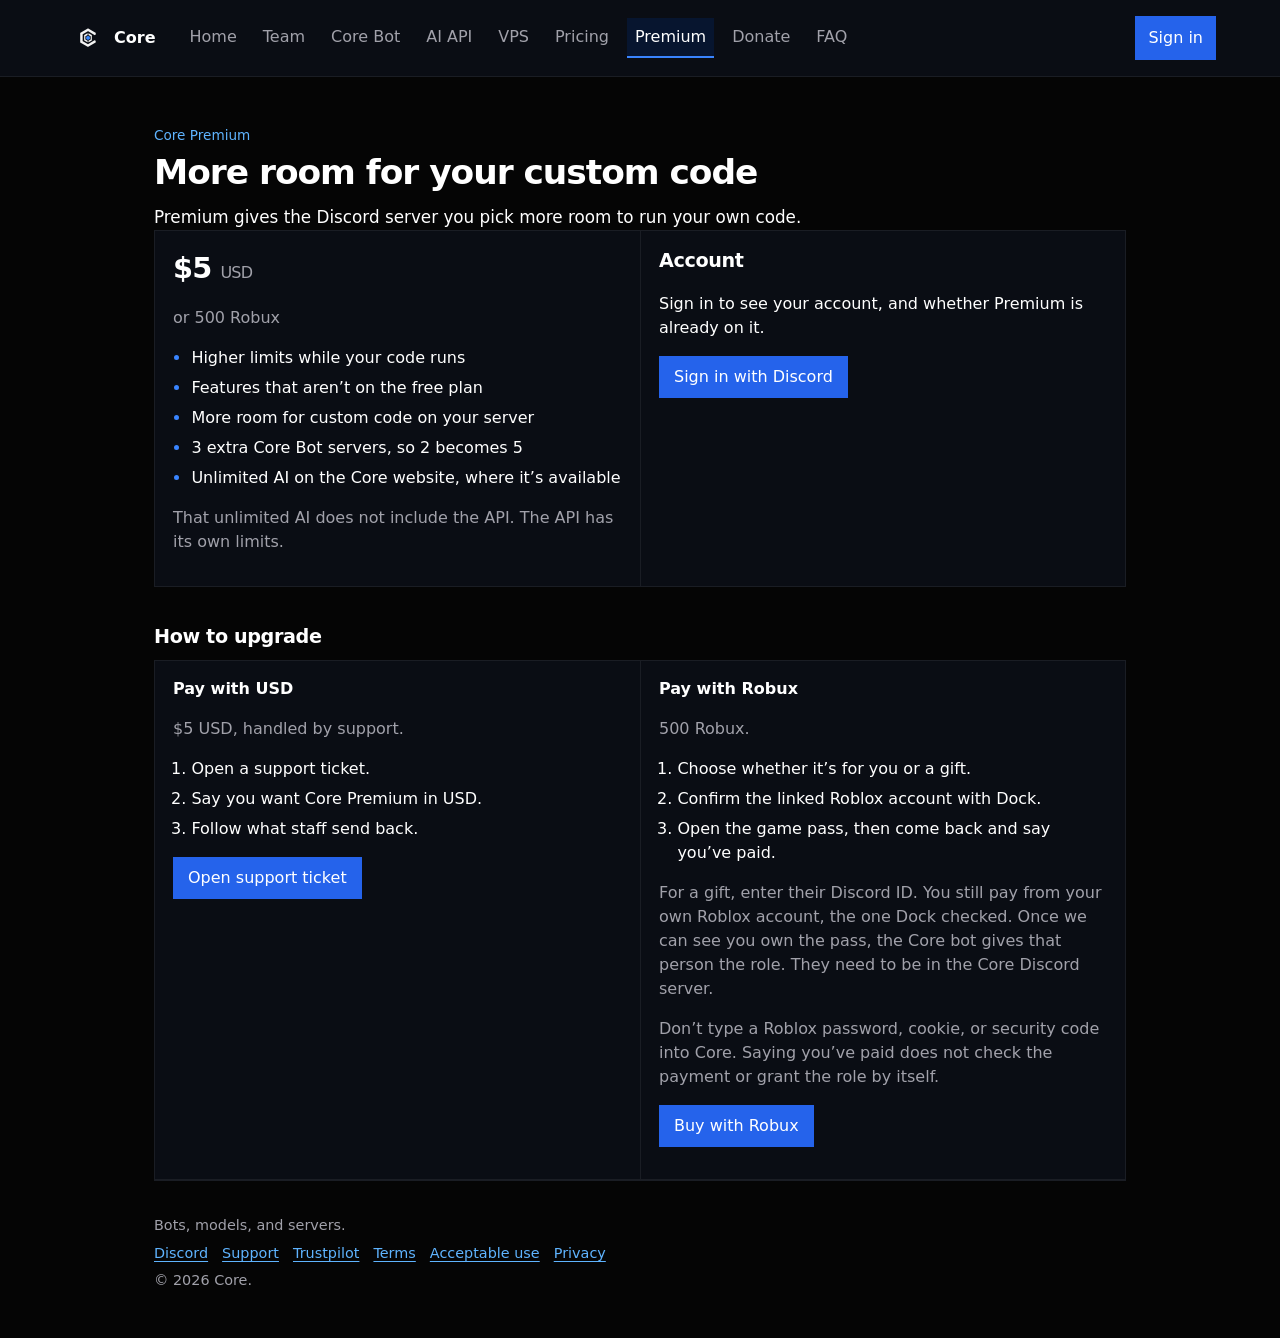
<file: test/premium.html>
<!DOCTYPE html>
<html lang="en">
<head>
<meta charset="utf-8">
<meta name="viewport" content="width=device-width, initial-scale=1">
<title>Premium · Core</title>
<meta name="description" content="Premium adds server slots, higher limits, and AI use on the Core website.">
<meta name="theme-color" content="#050505">
<link rel="icon" href="favicon.svg" type="image/svg+xml">
<link rel="icon" href="logo.png" type="image/png">
<link rel="stylesheet" href="styles.css">
</head>
<body>
<a class="skip" href="#content">Skip to content</a>
<div class="shell">
<aside class="rail">
  <a class="brand" href="team.html"><img src="logo.png" alt="" width="32" height="32"><span>Core</span></a>
  <nav aria-label="Primary">
    <a href="index.html">Home</a>
    <a href="team.html">Team</a>
    <a href="bot.html">Core Bot</a>
    <a href="api.html">AI API</a>
    <a href="vps.html">VPS</a>
    <a href="pricing.html">Pricing</a>
    <a href="premium.html" aria-current="page">Premium</a>
    <a href="donate.html">Donate</a>
    <a href="faq.html">FAQ</a>
  </nav>
  <a class="signin" href="signin.html">Sign in</a>
</aside>
<main id="content">

<p class="kicker">Core Premium</p>
<h1>More room for your custom code</h1>
<p class="lead">Premium gives the Discord server you pick more room to run your own code.</p>
<div class="split">
  <div>
    <p class="price">$5 <span>USD</span></p>
    <p class="note">or 500 Robux</p>
    <ul class="clean">
      <li>Higher limits while your code runs</li>
      <li>Features that aren’t on the free plan</li>
      <li>More room for custom code on your server</li>
      <li>3 extra Core Bot servers, so 2 becomes 5</li>
      <li>Unlimited AI on the Core website, where it’s available</li>
    </ul>
    <p class="note">That unlimited AI does not include the API. The API has its own limits.</p>
  </div>
  <div>
    <h2>Account</h2>
    <p>Sign in to see your account, and whether Premium is already on it.</p>
    <a class="btn" href="signin.html">Sign in with Discord</a>
  </div>
</div>
<section id="upgrade">
  <h2>How to upgrade</h2>
  <div class="split">
    <div>
      <h3>Pay with USD</h3>
      <p class="note">$5 USD, handled by support.</p>
      <ol class="clean">
        <li>Open a support ticket.</li>
        <li>Say you want Core Premium in USD.</li>
        <li>Follow what staff send back.</li>
      </ol>
      <p><a class="btn" href="https://discord.com/channels/1474799201102860408/1550913755272052816" target="_blank" rel="noopener noreferrer">Open support ticket</a></p>
    </div>
    <div>
      <h3>Pay with Robux</h3>
      <p class="note">500 Robux.</p>
      <ol class="clean">
        <li>Choose whether it’s for you or a gift.</li>
        <li>Confirm the linked Roblox account with Dock.</li>
        <li>Open the game pass, then come back and say you’ve paid.</li>
      </ol>
      <p class="note">For a gift, enter their Discord ID. You still pay from your own Roblox account, the one Dock checked. Once we can see you own the pass, the Core bot gives that person the role. They need to be in the Core Discord server.</p>
      <p class="note">Don’t type a Roblox password, cookie, or security code into Core. Saying you’ve paid does not check the payment or grant the role by itself.</p>
      <p><a class="btn" href="https://coresys.onrender.com/#premium">Buy with Robux</a></p>
    </div>
  </div>
</section>

<footer>
  <p>Bots, models, and servers.</p>
  <p><a href="https://discord.gg/NhAQpjDQFn" target="_blank" rel="noopener noreferrer">Discord</a><a href="https://discord.com/channels/1474799201102860408/1550913755272052816" target="_blank" rel="noopener noreferrer">Support</a><a href="https://www.trustpilot.com/review/coresys.lol" target="_blank" rel="noopener noreferrer">Trustpilot</a><a href="terms.html">Terms</a><a href="aup.html">Acceptable use</a><a href="privacy.html">Privacy</a></p>
  <p>© 2026 Core.</p>
</footer>
</main>
</div>
</body>
</html>
</file>
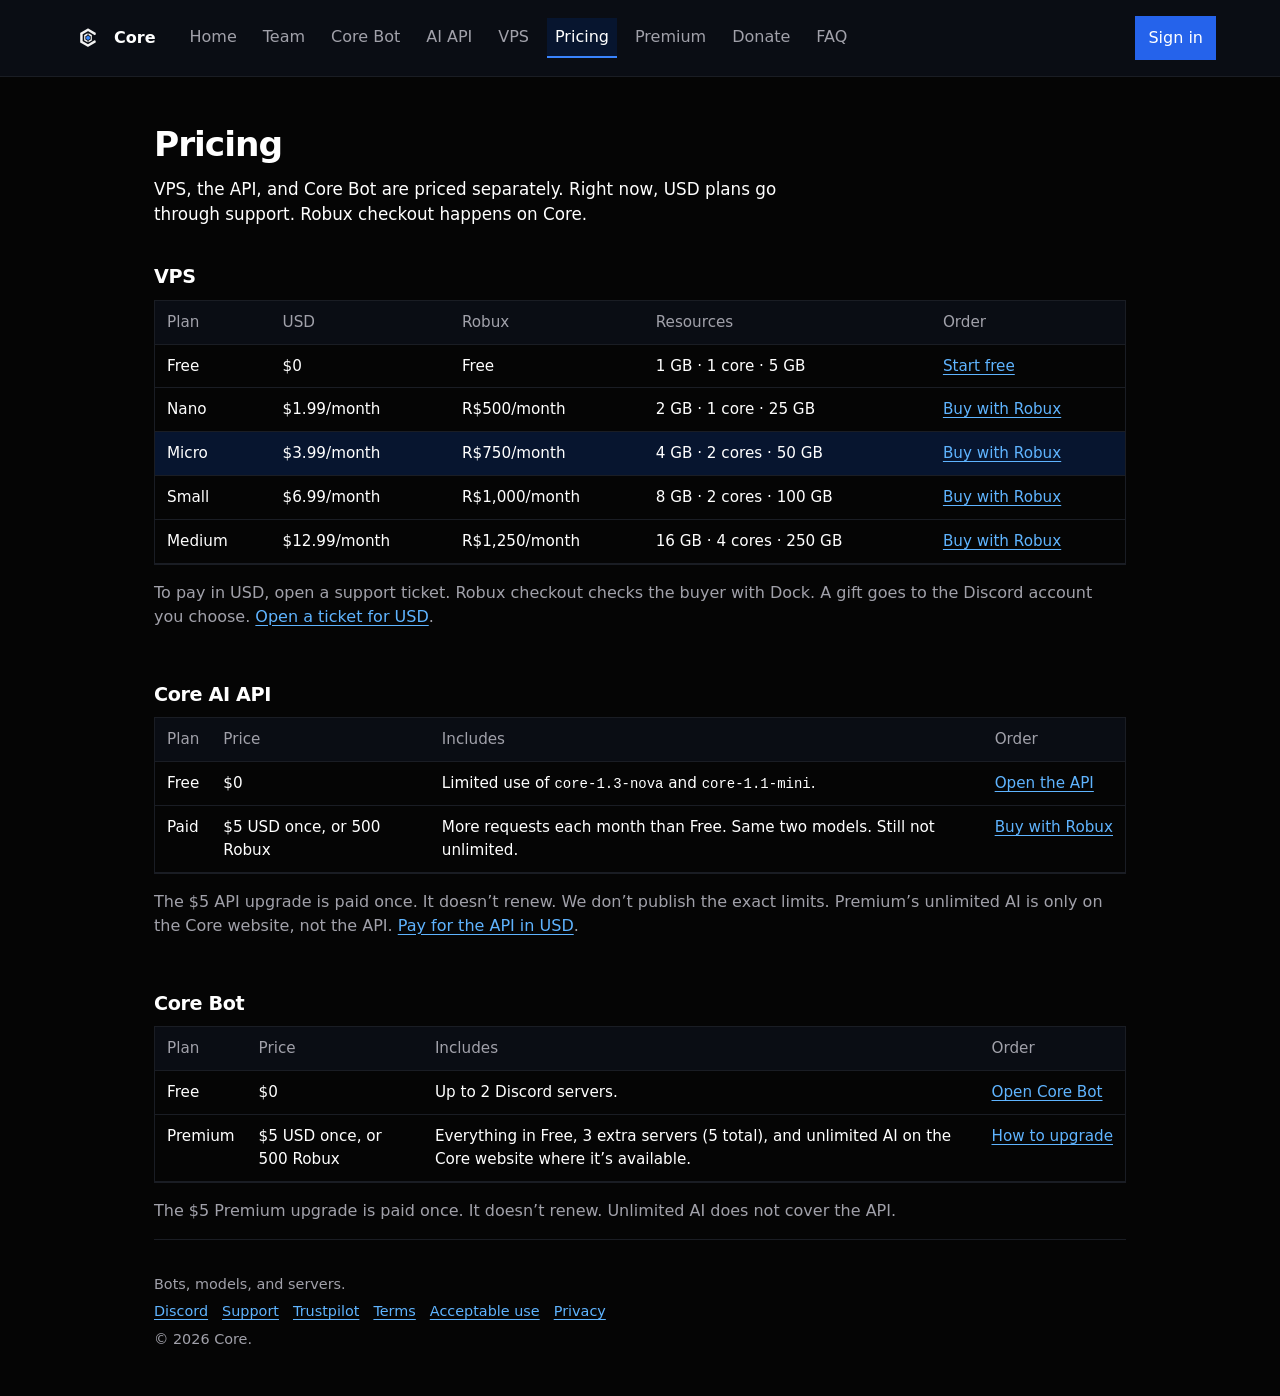
<file: test/pricing.html>
<!DOCTYPE html>
<html lang="en">
<head>
<meta charset="utf-8">
<meta name="viewport" content="width=device-width, initial-scale=1">
<title>Pricing · Core</title>
<meta name="description" content="Prices for VPS, the AI API, and Core Bot.">
<meta name="theme-color" content="#050505">
<link rel="icon" href="favicon.svg" type="image/svg+xml">
<link rel="icon" href="logo.png" type="image/png">
<link rel="stylesheet" href="styles.css">
</head>
<body>
<a class="skip" href="#content">Skip to content</a>
<div class="shell">
<aside class="rail">
  <a class="brand" href="team.html"><img src="logo.png" alt="" width="32" height="32"><span>Core</span></a>
  <nav aria-label="Primary">
    <a href="index.html">Home</a>
    <a href="team.html">Team</a>
    <a href="bot.html">Core Bot</a>
    <a href="api.html">AI API</a>
    <a href="vps.html">VPS</a>
    <a href="pricing.html" aria-current="page">Pricing</a>
    <a href="premium.html">Premium</a>
    <a href="donate.html">Donate</a>
    <a href="faq.html">FAQ</a>
  </nav>
  <a class="signin" href="signin.html">Sign in</a>
</aside>
<main id="content">

<h1>Pricing</h1>
<p class="lead">VPS, the API, and Core Bot are priced separately. Right now, USD plans go through support. Robux checkout happens on Core.</p>

<section id="vps">
  <h2>VPS</h2>
  <div class="table-wrap">
    <table class="specs">
      <thead><tr><th>Plan</th><th>USD</th><th>Robux</th><th>Resources</th><th>Order</th></tr></thead>
      <tbody>
        <tr><td>Free</td><td>$0</td><td>Free</td><td>1 GB · 1 core · 5 GB</td><td><a href="https://coresys.onrender.com/services/vps">Start free</a></td></tr>
        <tr><td>Nano</td><td>$1.99/month</td><td>R$500/month</td><td>2 GB · 1 core · 25 GB</td><td><a href="https://coresys.onrender.com/#pricing">Buy with Robux</a></td></tr>
        <tr class="pick"><td>Micro</td><td>$3.99/month</td><td>R$750/month</td><td>4 GB · 2 cores · 50 GB</td><td><a href="https://coresys.onrender.com/#pricing">Buy with Robux</a></td></tr>
        <tr><td>Small</td><td>$6.99/month</td><td>R$1,000/month</td><td>8 GB · 2 cores · 100 GB</td><td><a href="https://coresys.onrender.com/#pricing">Buy with Robux</a></td></tr>
        <tr><td>Medium</td><td>$12.99/month</td><td>R$1,250/month</td><td>16 GB · 4 cores · 250 GB</td><td><a href="https://coresys.onrender.com/#pricing">Buy with Robux</a></td></tr>
      </tbody>
    </table>
  </div>
  <p class="note">To pay in USD, open a support ticket. Robux checkout checks the buyer with Dock. A gift goes to the Discord account you choose. <a href="https://discord.com/channels/1474799201102860408/1550913755272052816" target="_blank" rel="noopener noreferrer">Open a ticket for USD</a>.</p>
</section>

<section id="api">
  <h2>Core AI API</h2>
  <div class="table-wrap">
    <table class="catalog">
      <thead><tr><th>Plan</th><th>Price</th><th>Includes</th><th>Order</th></tr></thead>
      <tbody>
        <tr><td>Free</td><td>$0</td><td>Limited use of <span class="mono">core-1.3-nova</span> and <span class="mono">core-1.1-mini</span>.</td><td><a href="https://coresys.onrender.com/services/api">Open the API</a></td></tr>
        <tr><td>Paid</td><td>$5 USD once, or 500 Robux</td><td>More requests each month than Free. Same two models. Still not unlimited.</td><td><a href="https://coresys.onrender.com/#pricing">Buy with Robux</a></td></tr>
      </tbody>
    </table>
  </div>
  <p class="note">The $5 API upgrade is paid once. It doesn’t renew. We don’t publish the exact limits. Premium’s unlimited AI is only on the Core website, not the API. <a href="https://discord.com/channels/1474799201102860408/1550913755272052816" target="_blank" rel="noopener noreferrer">Pay for the API in USD</a>.</p>
</section>

<section id="bot">
  <h2>Core Bot</h2>
  <div class="table-wrap">
    <table class="catalog">
      <thead><tr><th>Plan</th><th>Price</th><th>Includes</th><th>Order</th></tr></thead>
      <tbody>
        <tr><td>Free</td><td>$0</td><td>Up to 2 Discord servers.</td><td><a href="https://coresys.onrender.com/bot-configure">Open Core Bot</a></td></tr>
        <tr><td>Premium</td><td>$5 USD once, or 500 Robux</td><td>Everything in Free, 3 extra servers (5 total), and unlimited AI on the Core website where it’s available.</td><td><a href="premium.html">How to upgrade</a></td></tr>
      </tbody>
    </table>
  </div>
  <p class="note">The $5 Premium upgrade is paid once. It doesn’t renew. Unlimited AI does not cover the API.</p>
</section>

<footer>
  <p>Bots, models, and servers.</p>
  <p><a href="https://discord.gg/NhAQpjDQFn" target="_blank" rel="noopener noreferrer">Discord</a><a href="https://discord.com/channels/1474799201102860408/1550913755272052816" target="_blank" rel="noopener noreferrer">Support</a><a href="https://www.trustpilot.com/review/coresys.lol" target="_blank" rel="noopener noreferrer">Trustpilot</a><a href="terms.html">Terms</a><a href="aup.html">Acceptable use</a><a href="privacy.html">Privacy</a></p>
  <p>© 2026 Core.</p>
</footer>
</main>
</div>
</body>
</html>
</file>
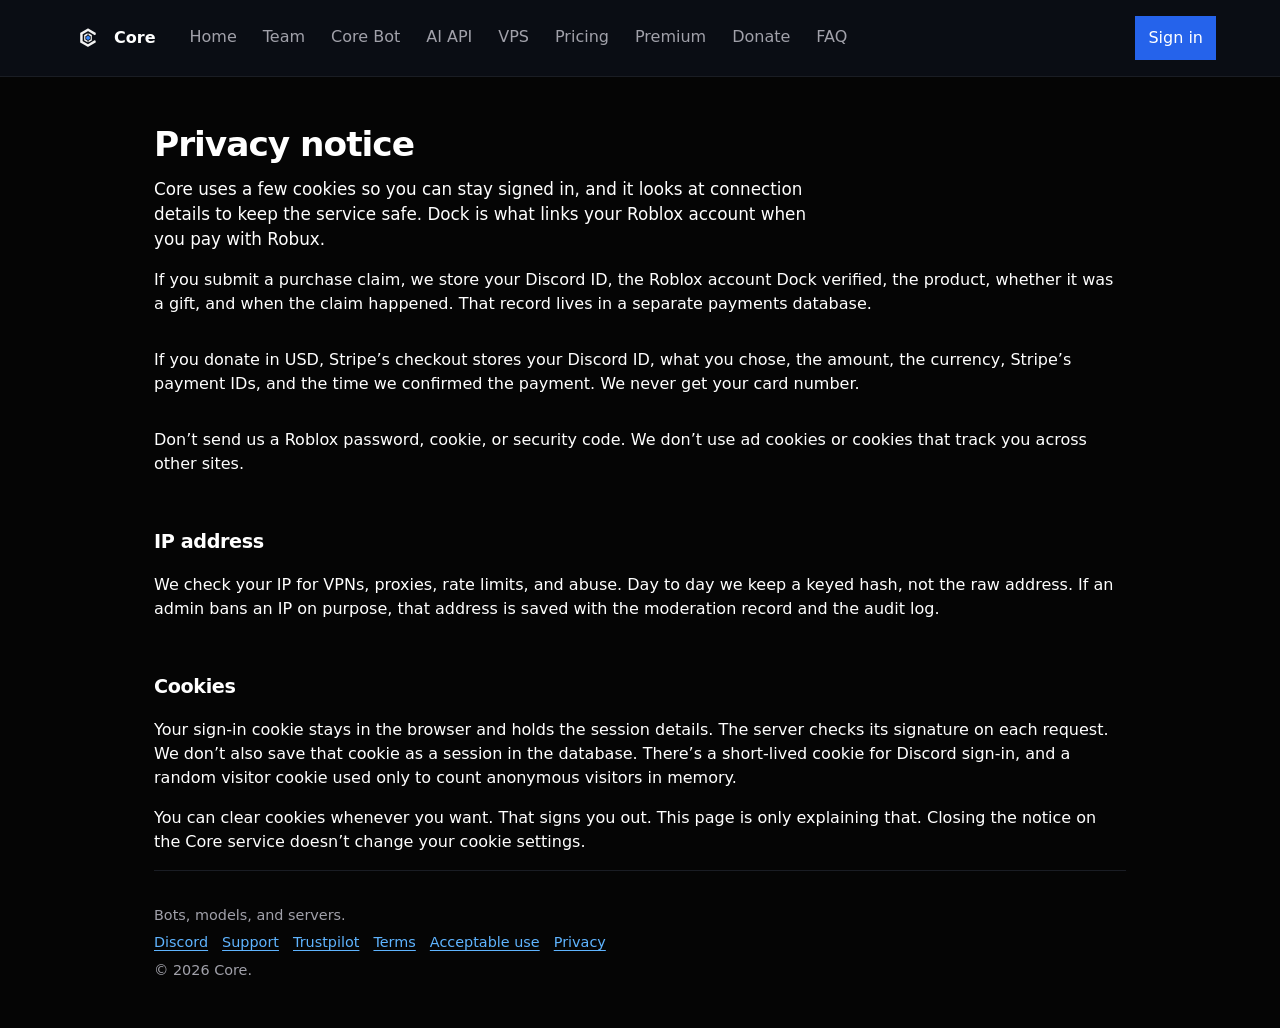
<file: test/privacy.html>
<!DOCTYPE html>
<html lang="en">
<head>
<meta charset="utf-8">
<meta name="viewport" content="width=device-width, initial-scale=1">
<title>Privacy notice · Core</title>
<meta name="description" content="How Core uses cookies, connection details, and payment records.">
<meta name="theme-color" content="#050505">
<link rel="icon" href="favicon.svg" type="image/svg+xml">
<link rel="icon" href="logo.png" type="image/png">
<link rel="stylesheet" href="styles.css">
</head>
<body>
<a class="skip" href="#content">Skip to content</a>
<div class="shell">
<aside class="rail">
  <a class="brand" href="team.html"><img src="logo.png" alt="" width="32" height="32"><span>Core</span></a>
  <nav aria-label="Primary">
    <a href="index.html">Home</a>
    <a href="team.html">Team</a>
    <a href="bot.html">Core Bot</a>
    <a href="api.html">AI API</a>
    <a href="vps.html">VPS</a>
    <a href="pricing.html">Pricing</a>
    <a href="premium.html">Premium</a>
    <a href="donate.html">Donate</a>
    <a href="faq.html">FAQ</a>
  </nav>
  <a class="signin" href="signin.html">Sign in</a>
</aside>
<main id="content">

<h1>Privacy notice</h1>
<p class="lead">Core uses a few cookies so you can stay signed in, and it looks at connection details to keep the service safe. Dock is what links your Roblox account when you pay with Robux.</p>
<p>If you submit a purchase claim, we store your Discord ID, the Roblox account Dock verified, the product, whether it was a gift, and when the claim happened. That record lives in a separate payments database.</p>
<p>If you donate in USD, Stripe’s checkout stores your Discord ID, what you chose, the amount, the currency, Stripe’s payment IDs, and the time we confirmed the payment. We never get your card number.</p>
<p>Don’t send us a Roblox password, cookie, or security code. We don’t use ad cookies or cookies that track you across other sites.</p>
<section id="ip">
  <h2>IP address</h2>
  <p>We check your IP for VPNs, proxies, rate limits, and abuse. Day to day we keep a keyed hash, not the raw address. If an admin bans an IP on purpose, that address is saved with the moderation record and the audit log.</p>
</section>
<section id="cookies">
  <h2>Cookies</h2>
  <p>Your sign-in cookie stays in the browser and holds the session details. The server checks its signature on each request. We don’t also save that cookie as a session in the database. There’s a short-lived cookie for Discord sign-in, and a random visitor cookie used only to count anonymous visitors in memory.</p>
  <p>You can clear cookies whenever you want. That signs you out. This page is only explaining that. Closing the notice on the Core service doesn’t change your cookie settings.</p>
</section>

<footer>
  <p>Bots, models, and servers.</p>
  <p><a href="https://discord.gg/NhAQpjDQFn" target="_blank" rel="noopener noreferrer">Discord</a><a href="https://discord.com/channels/1474799201102860408/1550913755272052816" target="_blank" rel="noopener noreferrer">Support</a><a href="https://www.trustpilot.com/review/coresys.lol" target="_blank" rel="noopener noreferrer">Trustpilot</a><a href="terms.html">Terms</a><a href="aup.html">Acceptable use</a><a href="privacy.html">Privacy</a></p>
  <p>© 2026 Core.</p>
</footer>
</main>
</div>
</body>
</html>
</file>
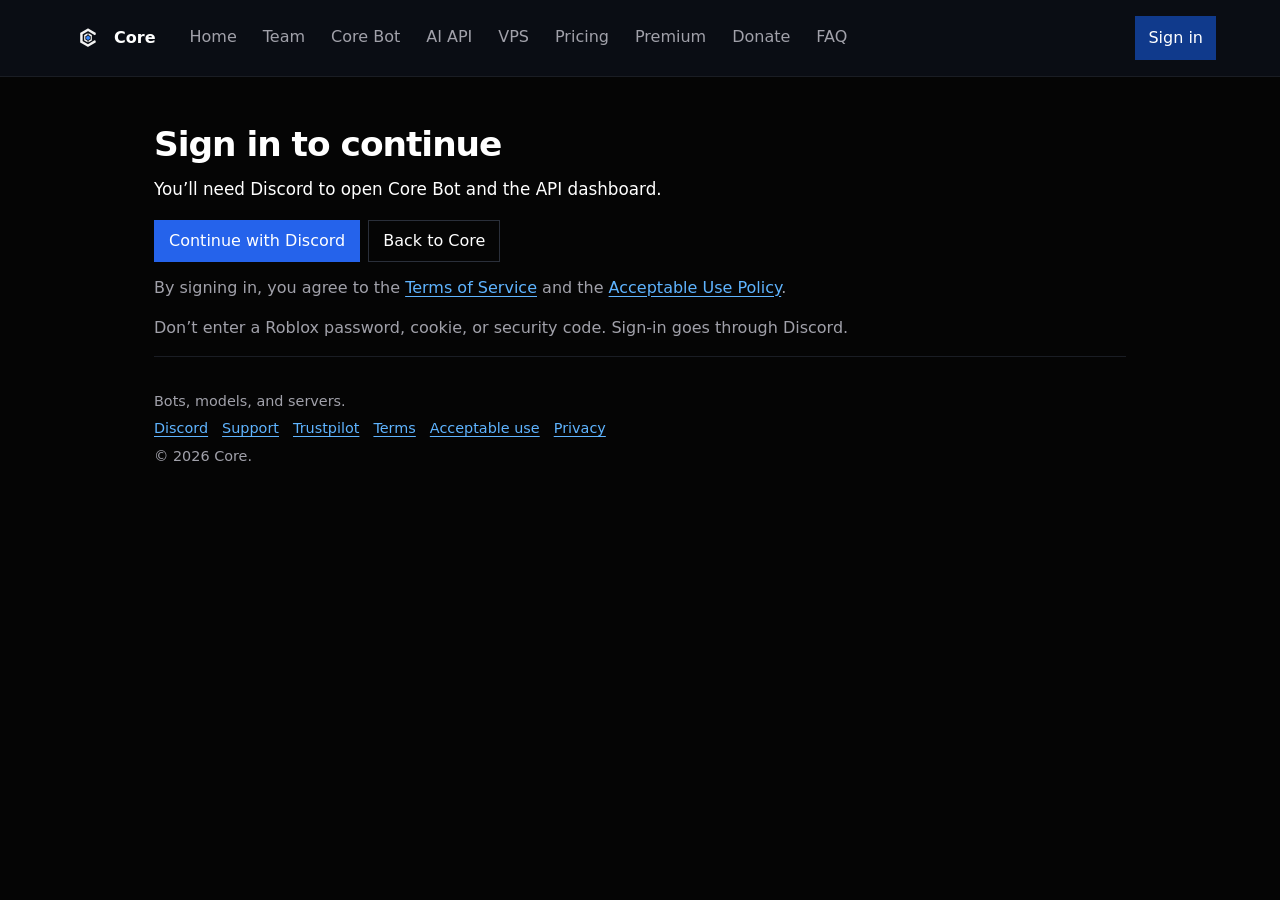
<file: test/signin.html>
<!DOCTYPE html>
<html lang="en">
<head>
<meta charset="utf-8">
<meta name="viewport" content="width=device-width, initial-scale=1">
<title>Sign in · Core</title>
<meta name="description" content="Sign in to Core with your Discord account.">
<meta name="theme-color" content="#050505">
<link rel="icon" href="favicon.svg" type="image/svg+xml">
<link rel="icon" href="logo.png" type="image/png">
<link rel="stylesheet" href="styles.css">
</head>
<body>
<a class="skip" href="#content">Skip to content</a>
<div class="shell">
<aside class="rail">
  <a class="brand" href="team.html"><img src="logo.png" alt="" width="32" height="32"><span>Core</span></a>
  <nav aria-label="Primary">
    <a href="index.html">Home</a>
    <a href="team.html">Team</a>
    <a href="bot.html">Core Bot</a>
    <a href="api.html">AI API</a>
    <a href="vps.html">VPS</a>
    <a href="pricing.html">Pricing</a>
    <a href="premium.html">Premium</a>
    <a href="donate.html">Donate</a>
    <a href="faq.html">FAQ</a>
  </nav>
  <a class="signin" href="signin.html" aria-current="page">Sign in</a>
</aside>
<main id="content">

<h1>Sign in to continue</h1>
<p class="lead">You’ll need Discord to open Core Bot and the API dashboard.</p>
<div class="actions">
  <a class="btn" href="https://coresys.onrender.com/auth/login">Continue with Discord</a>
  <a class="btn ghost" href="index.html">Back to Core</a>
</div>
<p class="meta">By signing in, you agree to the <a href="terms.html">Terms of Service</a> and the <a href="aup.html">Acceptable Use Policy</a>.</p>
<p class="note">Don’t enter a Roblox password, cookie, or security code. Sign-in goes through Discord.</p>

<footer>
  <p>Bots, models, and servers.</p>
  <p><a href="https://discord.gg/NhAQpjDQFn" target="_blank" rel="noopener noreferrer">Discord</a><a href="https://discord.com/channels/1474799201102860408/1550913755272052816" target="_blank" rel="noopener noreferrer">Support</a><a href="https://www.trustpilot.com/review/coresys.lol" target="_blank" rel="noopener noreferrer">Trustpilot</a><a href="terms.html">Terms</a><a href="aup.html">Acceptable use</a><a href="privacy.html">Privacy</a></p>
  <p>© 2026 Core.</p>
</footer>
</main>
</div>
</body>
</html>
</file>
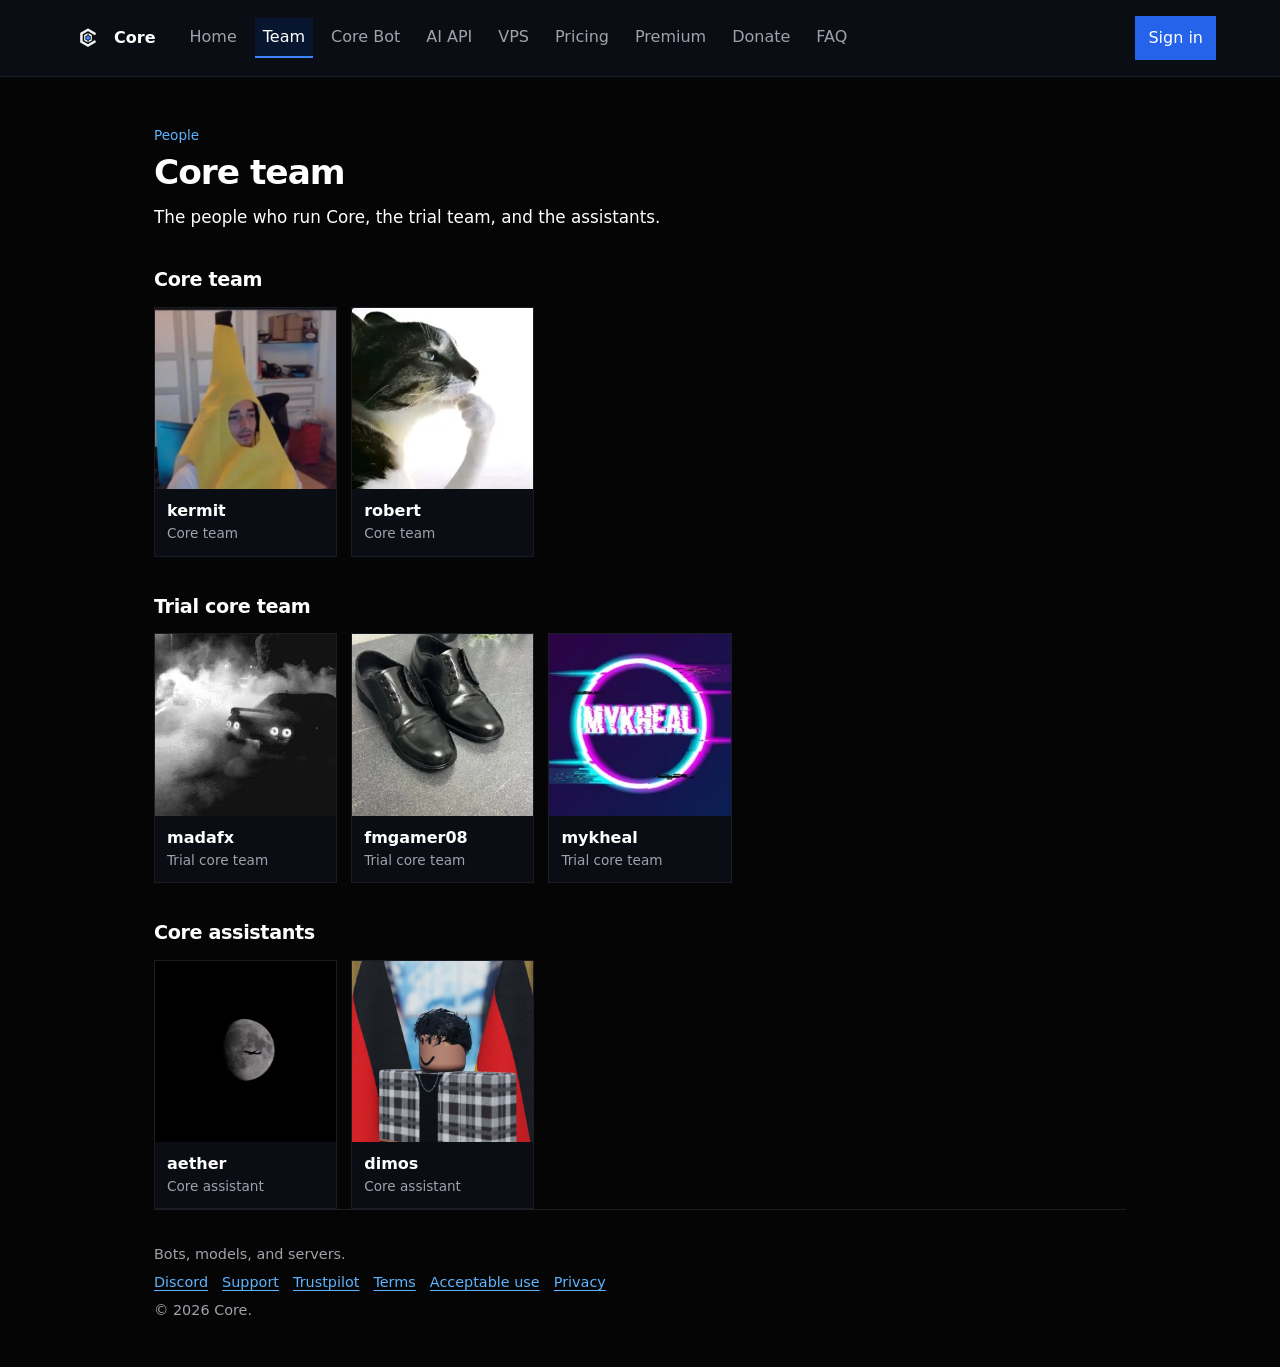
<file: test/team.html>
<!DOCTYPE html>
<html lang="en">
<head>
<meta charset="utf-8">
<meta name="viewport" content="width=device-width, initial-scale=1">
<title>Team · Core</title>
<meta name="description" content="The Core team, trial Core team, and Core assistants.">
<meta name="theme-color" content="#050505">
<link rel="icon" href="favicon.svg" type="image/svg+xml">
<link rel="icon" href="logo.png" type="image/png">
<link rel="stylesheet" href="styles.css">
</head>
<body>
<a class="skip" href="#content">Skip to content</a>
<div class="shell">
<aside class="rail">
  <a class="brand" href="team.html"><img src="logo.png" alt="" width="32" height="32"><span>Core</span></a>
  <nav aria-label="Primary">
    <a href="index.html">Home</a>
    <a href="team.html" aria-current="page">Team</a>
    <a href="bot.html">Core Bot</a>
    <a href="api.html">AI API</a>
    <a href="vps.html">VPS</a>
    <a href="pricing.html">Pricing</a>
    <a href="premium.html">Premium</a>
    <a href="donate.html">Donate</a>
    <a href="faq.html">FAQ</a>
  </nav>
  <a class="signin" href="signin.html">Sign in</a>
</aside>
<main id="content">

<p class="kicker">People</p>
<h1>Core team</h1>
<p class="lead">The people who run Core, the trial team, and the assistants.</p>

<section>
  <h2>Core team</h2>
  <ul class="team">
    <li>
      <img src="pfps/CT%20kermit.png" alt="">
      <strong>kermit</strong>
      <span>Core team</span>
    </li>
    <li>
      <img src="pfps/CT%20robert.png" alt="">
      <strong>robert</strong>
      <span>Core team</span>
    </li>
  </ul>
</section>

<section>
  <h2>Trial core team</h2>
  <ul class="team">
    <li>
      <img src="pfps/CBL%20madafx.png" alt="">
      <strong>madafx</strong>
      <span>Trial core team</span>
    </li>
    <li>
      <img src="pfps/TCT%20fmgamer08.png" alt="">
      <strong>fmgamer08</strong>
      <span>Trial core team</span>
    </li>
    <li>
      <img src="pfps/TCT%20mykheal.png" alt="">
      <strong>mykheal</strong>
      <span>Trial core team</span>
    </li>
  </ul>
</section>

<section>
  <h2>Core assistants</h2>
  <ul class="team">
    <li>
      <img src="pfps/CA%20aether.png" alt="">
      <strong>aether</strong>
      <span>Core assistant</span>
    </li>
    <li>
      <img src="pfps/CA%20dimos.png" alt="">
      <strong>dimos</strong>
      <span>Core assistant</span>
    </li>
  </ul>
</section>

<footer>
  <p>Bots, models, and servers.</p>
  <p><a href="https://discord.gg/NhAQpjDQFn" target="_blank" rel="noopener noreferrer">Discord</a><a href="https://discord.com/channels/1474799201102860408/1550913755272052816" target="_blank" rel="noopener noreferrer">Support</a><a href="https://www.trustpilot.com/review/coresys.lol" target="_blank" rel="noopener noreferrer">Trustpilot</a><a href="terms.html">Terms</a><a href="aup.html">Acceptable use</a><a href="privacy.html">Privacy</a></p>
  <p>© 2026 Core.</p>
</footer>
</main>
</div>
</body>
</html>
</file>
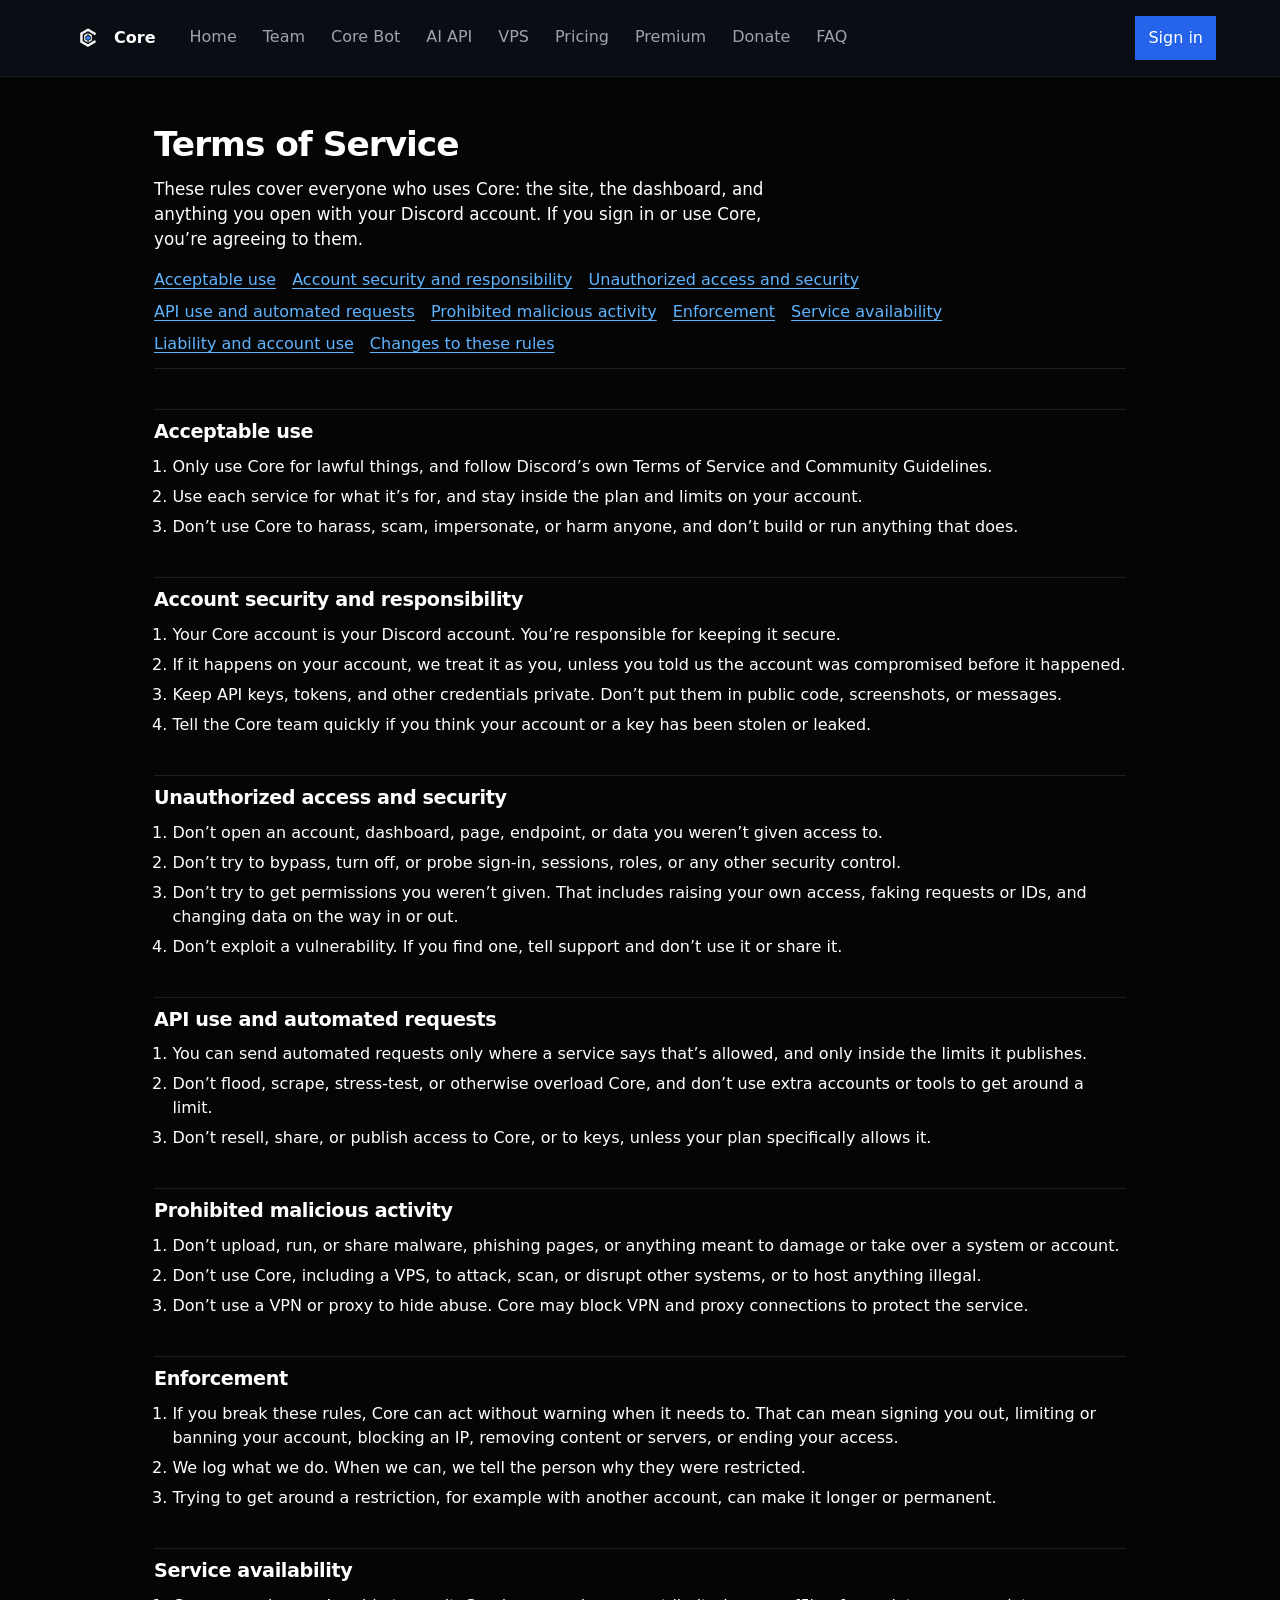
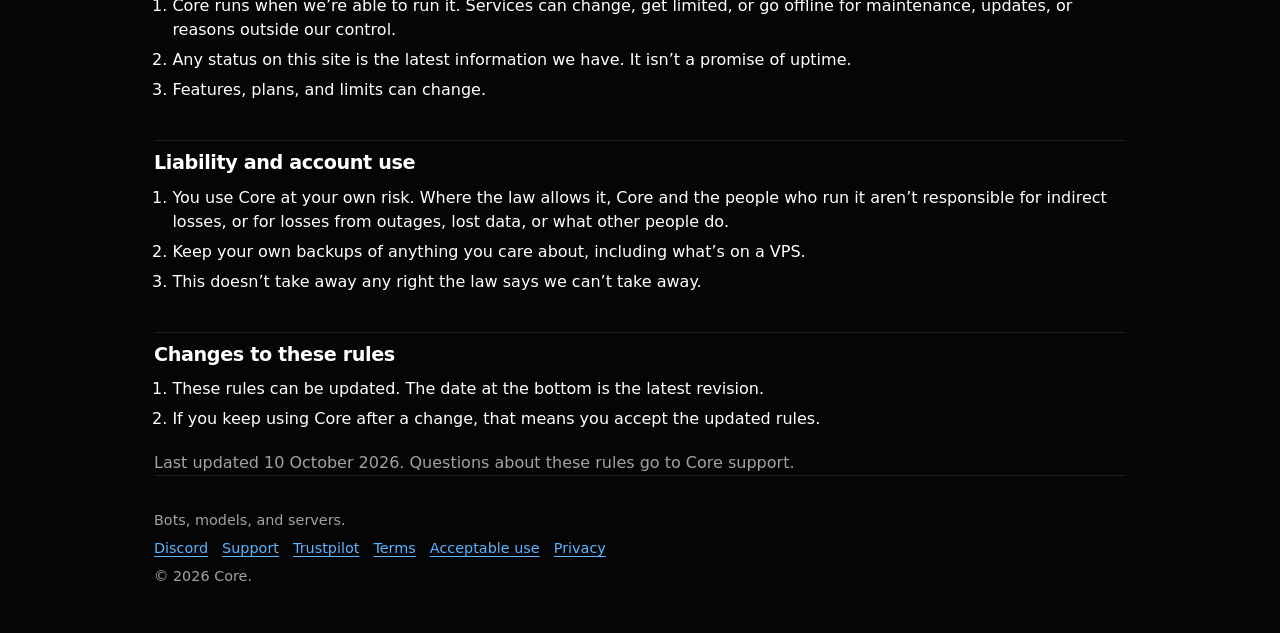
<file: test/terms.html>
<!DOCTYPE html>
<html lang="en">
<head>
<meta charset="utf-8">
<meta name="viewport" content="width=device-width, initial-scale=1">
<title>Terms of Service · Core</title>
<meta name="description" content="Rules for using Core, including the website, dashboard, and services reached through Discord.">
<meta name="theme-color" content="#050505">
<link rel="icon" href="favicon.svg" type="image/svg+xml">
<link rel="icon" href="logo.png" type="image/png">
<link rel="stylesheet" href="styles.css">
</head>
<body>
<a class="skip" href="#content">Skip to content</a>
<div class="shell">
<aside class="rail">
  <a class="brand" href="team.html"><img src="logo.png" alt="" width="32" height="32"><span>Core</span></a>
  <nav aria-label="Primary">
    <a href="index.html">Home</a>
    <a href="team.html">Team</a>
    <a href="bot.html">Core Bot</a>
    <a href="api.html">AI API</a>
    <a href="vps.html">VPS</a>
    <a href="pricing.html">Pricing</a>
    <a href="premium.html">Premium</a>
    <a href="donate.html">Donate</a>
    <a href="faq.html">FAQ</a>
  </nav>
  <a class="signin" href="signin.html">Sign in</a>
</aside>
<main id="content">

<h1>Terms of Service</h1>
<p class="lead">These rules cover everyone who uses Core: the site, the dashboard, and anything you open with your Discord account. If you sign in or use Core, you’re agreeing to them.</p>
<nav class="contents" aria-label="On this page">
  <a href="#use">Acceptable use</a>
  <a href="#accounts">Account security and responsibility</a>
  <a href="#access">Unauthorized access and security</a>
  <a href="#abuse">API use and automated requests</a>
  <a href="#malicious">Prohibited malicious activity</a>
  <a href="#enforcement">Enforcement</a>
  <a href="#availability">Service availability</a>
  <a href="#liability">Liability and account use</a>
  <a href="#changes">Changes to these rules</a>
</nav>
<section class="rule" id="use">
  <h2>Acceptable use</h2>
  <ol class="clean">
    <li>Only use Core for lawful things, and follow Discord’s own Terms of Service and Community Guidelines.</li>
    <li>Use each service for what it’s for, and stay inside the plan and limits on your account.</li>
    <li>Don’t use Core to harass, scam, impersonate, or harm anyone, and don’t build or run anything that does.</li>
  </ol>
</section>
<section class="rule" id="accounts">
  <h2>Account security and responsibility</h2>
  <ol class="clean">
    <li>Your Core account is your Discord account. You’re responsible for keeping it secure.</li>
    <li>If it happens on your account, we treat it as you, unless you told us the account was compromised before it happened.</li>
    <li>Keep API keys, tokens, and other credentials private. Don’t put them in public code, screenshots, or messages.</li>
    <li>Tell the Core team quickly if you think your account or a key has been stolen or leaked.</li>
  </ol>
</section>
<section class="rule" id="access">
  <h2>Unauthorized access and security</h2>
  <ol class="clean">
    <li>Don’t open an account, dashboard, page, endpoint, or data you weren’t given access to.</li>
    <li>Don’t try to bypass, turn off, or probe sign-in, sessions, roles, or any other security control.</li>
    <li>Don’t try to get permissions you weren’t given. That includes raising your own access, faking requests or IDs, and changing data on the way in or out.</li>
    <li>Don’t exploit a vulnerability. If you find one, tell support and don’t use it or share it.</li>
  </ol>
</section>
<section class="rule" id="abuse">
  <h2>API use and automated requests</h2>
  <ol class="clean">
    <li>You can send automated requests only where a service says that’s allowed, and only inside the limits it publishes.</li>
    <li>Don’t flood, scrape, stress-test, or otherwise overload Core, and don’t use extra accounts or tools to get around a limit.</li>
    <li>Don’t resell, share, or publish access to Core, or to keys, unless your plan specifically allows it.</li>
  </ol>
</section>
<section class="rule" id="malicious">
  <h2>Prohibited malicious activity</h2>
  <ol class="clean">
    <li>Don’t upload, run, or share malware, phishing pages, or anything meant to damage or take over a system or account.</li>
    <li>Don’t use Core, including a VPS, to attack, scan, or disrupt other systems, or to host anything illegal.</li>
    <li>Don’t use a VPN or proxy to hide abuse. Core may block VPN and proxy connections to protect the service.</li>
  </ol>
</section>
<section class="rule" id="enforcement">
  <h2>Enforcement</h2>
  <ol class="clean">
    <li>If you break these rules, Core can act without warning when it needs to. That can mean signing you out, limiting or banning your account, blocking an IP, removing content or servers, or ending your access.</li>
    <li>We log what we do. When we can, we tell the person why they were restricted.</li>
    <li>Trying to get around a restriction, for example with another account, can make it longer or permanent.</li>
  </ol>
</section>
<section class="rule" id="availability">
  <h2>Service availability</h2>
  <ol class="clean">
    <li>Core runs when we’re able to run it. Services can change, get limited, or go offline for maintenance, updates, or reasons outside our control.</li>
    <li>Any status on this site is the latest information we have. It isn’t a promise of uptime.</li>
    <li>Features, plans, and limits can change.</li>
  </ol>
</section>
<section class="rule" id="liability">
  <h2>Liability and account use</h2>
  <ol class="clean">
    <li>You use Core at your own risk. Where the law allows it, Core and the people who run it aren’t responsible for indirect losses, or for losses from outages, lost data, or what other people do.</li>
    <li>Keep your own backups of anything you care about, including what’s on a VPS.</li>
    <li>This doesn’t take away any right the law says we can’t take away.</li>
  </ol>
</section>
<section class="rule" id="changes">
  <h2>Changes to these rules</h2>
  <ol class="clean">
    <li>These rules can be updated. The date at the bottom is the latest revision.</li>
    <li>If you keep using Core after a change, that means you accept the updated rules.</li>
  </ol>
</section>
<p class="meta">Last updated 10 October 2026. Questions about these rules go to Core support.</p>

<footer>
  <p>Bots, models, and servers.</p>
  <p><a href="https://discord.gg/NhAQpjDQFn" target="_blank" rel="noopener noreferrer">Discord</a><a href="https://discord.com/channels/1474799201102860408/1550913755272052816" target="_blank" rel="noopener noreferrer">Support</a><a href="https://www.trustpilot.com/review/coresys.lol" target="_blank" rel="noopener noreferrer">Trustpilot</a><a href="terms.html">Terms</a><a href="aup.html">Acceptable use</a><a href="privacy.html">Privacy</a></p>
  <p>© 2026 Core.</p>
</footer>
</main>
</div>
</body>
</html>
</file>
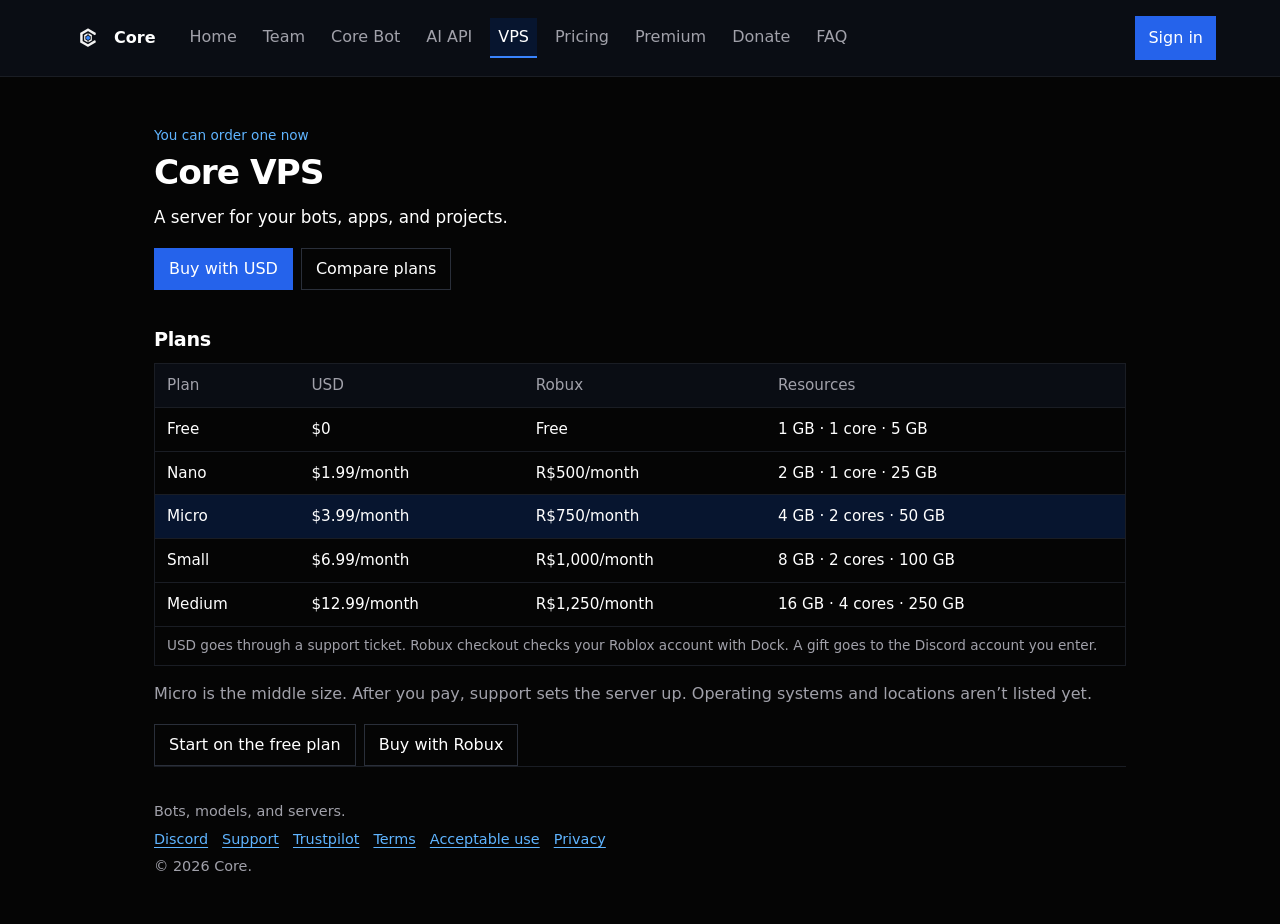
<file: test/vps.html>
<!DOCTYPE html>
<html lang="en">
<head>
<meta charset="utf-8">
<meta name="viewport" content="width=device-width, initial-scale=1">
<title>VPS · Core</title>
<meta name="description" content="A server for your bots, apps, and projects.">
<meta name="theme-color" content="#050505">
<link rel="icon" href="favicon.svg" type="image/svg+xml">
<link rel="icon" href="logo.png" type="image/png">
<link rel="stylesheet" href="styles.css">
</head>
<body>
<a class="skip" href="#content">Skip to content</a>
<div class="shell">
<aside class="rail">
  <a class="brand" href="team.html"><img src="logo.png" alt="" width="32" height="32"><span>Core</span></a>
  <nav aria-label="Primary">
    <a href="index.html">Home</a>
    <a href="team.html">Team</a>
    <a href="bot.html">Core Bot</a>
    <a href="api.html">AI API</a>
    <a href="vps.html" aria-current="page">VPS</a>
    <a href="pricing.html">Pricing</a>
    <a href="premium.html">Premium</a>
    <a href="donate.html">Donate</a>
    <a href="faq.html">FAQ</a>
  </nav>
  <a class="signin" href="signin.html">Sign in</a>
</aside>
<main id="content">

<p class="kicker">You can order one now</p>
<h1>Core VPS</h1>
<p class="lead">A server for your bots, apps, and projects.</p>
<div class="actions">
  <a class="btn" href="https://discord.com/channels/1474799201102860408/1550913755272052816" target="_blank" rel="noopener noreferrer">Buy with USD</a>
  <a class="btn ghost" href="pricing.html#vps">Compare plans</a>
</div>
<section>
  <h2>Plans</h2>
  <div class="table-wrap">
    <table class="specs">
      <caption>USD goes through a support ticket. Robux checkout checks your Roblox account with Dock. A gift goes to the Discord account you enter.</caption>
      <thead><tr><th>Plan</th><th>USD</th><th>Robux</th><th>Resources</th></tr></thead>
      <tbody>
        <tr><td>Free</td><td>$0</td><td>Free</td><td>1 GB · 1 core · 5 GB</td></tr>
        <tr><td>Nano</td><td>$1.99/month</td><td>R$500/month</td><td>2 GB · 1 core · 25 GB</td></tr>
        <tr class="pick"><td>Micro</td><td>$3.99/month</td><td>R$750/month</td><td>4 GB · 2 cores · 50 GB</td></tr>
        <tr><td>Small</td><td>$6.99/month</td><td>R$1,000/month</td><td>8 GB · 2 cores · 100 GB</td></tr>
        <tr><td>Medium</td><td>$12.99/month</td><td>R$1,250/month</td><td>16 GB · 4 cores · 250 GB</td></tr>
      </tbody>
    </table>
  </div>
  <p class="note">Micro is the middle size. After you pay, support sets the server up. Operating systems and locations aren’t listed yet.</p>
  <div class="actions">
    <a class="btn ghost" href="https://coresys.onrender.com/services/vps">Start on the free plan</a>
    <a class="btn ghost" href="https://coresys.onrender.com/#pricing">Buy with Robux</a>
  </div>
</section>

<footer>
  <p>Bots, models, and servers.</p>
  <p><a href="https://discord.gg/NhAQpjDQFn" target="_blank" rel="noopener noreferrer">Discord</a><a href="https://discord.com/channels/1474799201102860408/1550913755272052816" target="_blank" rel="noopener noreferrer">Support</a><a href="https://www.trustpilot.com/review/coresys.lol" target="_blank" rel="noopener noreferrer">Trustpilot</a><a href="terms.html">Terms</a><a href="aup.html">Acceptable use</a><a href="privacy.html">Privacy</a></p>
  <p>© 2026 Core.</p>
</footer>
</main>
</div>
</body>
</html>
</file>
<file: home.css>
:root {
  color-scheme: light;
  --paper: #f7f1e4;
  --ink: #292e20;
  --soft-ink: #4d5140;
  --line: #c1b49b;
  --red: #963823;
  --serif: Baskerville, "Times New Roman", serif;
  --mono: "Courier New", monospace;
}

* { box-sizing: border-box; }
[hidden] { display: none !important; }

html { scroll-margin-top: 1rem; }

body {
  margin: 0;
  border-top: 5px solid var(--ink);
  background: var(--paper);
  color: var(--ink);
  font: 1.2rem/1.5 var(--serif);
}

a { color: inherit; text-underline-offset: .18em; }
a:hover { color: var(--red); }

button, select {
  color: inherit;
  background: transparent;
  font: inherit;
}

button, select { cursor: pointer; }

:focus-visible {
  outline: 2px solid var(--red);
  outline-offset: 5px;
}

.spread {
  width: min(70rem, calc(100% - 4rem));
  margin-inline: auto;
}

.masthead,
.footer {
  display: flex;
  align-items: center;
  justify-content: space-between;
  gap: .6rem 1.5rem;
  flex-wrap: wrap;
}

.masthead {
  padding: .85rem 0 .7rem;
  border-bottom: 3px double var(--ink);
}

.wordmark {
  font-size: 1.65rem;
  font-weight: 700;
  letter-spacing: -.04em;
  text-decoration: none;
}

.masthead nav {
  display: flex;
  align-items: center;
  flex-wrap: wrap;
  gap: .75rem 1.5rem;
}

.masthead nav, .footer, figcaption, .rubric, .filter, .index-list span {
  font: 700 .8rem/1.4 var(--mono);
}

.masthead button {
  padding: 0;
  border: 0;
  text-decoration: underline;
  text-underline-offset: .18em;
}

.masthead button:hover { color: var(--red); }

.front {
  display: grid;
  grid-template-columns: minmax(0, 1fr) minmax(14rem, .63fr);
  column-gap: clamp(1.75rem, 6vw, 5.2rem);
  align-items: center;
  padding-block: clamp(2rem, 5vw, 4.25rem);
}

.rubric {
  margin: 0;
  color: var(--red);
  letter-spacing: .11em;
  text-transform: uppercase;
}

h1, h2, h3, p, figure, ul, ol { margin: 0; }

h1 {
  margin: .18em 0 .23em;
  font-size: clamp(3.9rem, 8.15vw, 7.1rem);
  font-weight: 700;
  line-height: .84;
  letter-spacing: -.062em;
}

.lede {
  max-width: 30ch;
  font-size: clamp(1.25rem, 2vw, 1.65rem);
  line-height: 1.3;
  color: var(--soft-ink);
}

.start {
  display: inline-block;
  margin-top: 1.6rem;
  padding: .55rem .75rem;
  background: var(--ink);
  color: var(--paper);
  font: 700 .87rem/1.5 var(--mono);
  text-decoration: none;
}

.start span { margin-inline-start: .6rem; }
.start:hover { background: var(--red); color: var(--paper); }

.plate {
  align-self: start;
  padding: .5rem;
  border: 1px solid var(--line);
  background: #fcf8ef;
}

.plate img {
  display: block;
  width: 100%;
  height: clamp(20rem, 33vw, 27rem);
  object-fit: cover;
  object-position: center 68%;
  border: 1px solid var(--line);
}

figcaption {
  padding: .5rem .2rem .05rem;
  color: var(--soft-ink);
  font-weight: 400;
}

figcaption a { text-decoration-thickness: 1px; }

.index {
  border-block: 1px solid var(--ink);
  padding: 1.25rem 0 1.4rem;
  scroll-margin-top: 1rem;
}

.index-heading {
  display: flex;
  align-items: baseline;
  justify-content: space-between;
  gap: .85rem 1.5rem;
  flex-wrap: wrap;
  margin-bottom: .85rem;
}

h2 {
  font-size: clamp(2.15rem, 4vw, 3.5rem);
  line-height: 1;
  letter-spacing: -.04em;
}

.filter {
  display: flex;
  align-items: center;
  flex-wrap: wrap;
  gap: .35rem .7rem;
}

.filter select {
  min-block-size: 2.4rem;
  padding: .25rem .35rem;
  border: 1px solid var(--line);
}

.index-list {
  display: grid;
  grid-template-columns: repeat(2, minmax(0, 1fr));
  gap: 0 2rem;
  padding: 0;
  list-style: none;
}

.index-list li {
  display: flex;
  align-items: baseline;
  justify-content: space-between;
  gap: .65rem;
  border-top: 1px solid var(--line);
  padding: .42rem 0;
}

.index-list span {
  color: var(--soft-ink);
  white-space: nowrap;
}

.index-list a {
  min-inline-size: 0;
  color: var(--red);
  text-decoration-thickness: 1px;
}

.recipe {
  border-bottom: 1px solid var(--line);
  padding: clamp(1.65rem, 4vw, 3.45rem) 0;
  scroll-margin-top: .9rem;
}

.recipe-header > h2 { margin: .2em 0 .22em; }
.recipe-header > p:last-child { color: var(--soft-ink); }

.recipe-columns {
  display: grid;
  grid-template-columns: minmax(12rem, .63fr) minmax(0, 1fr);
  gap: 1.35rem clamp(1.65rem, 5vw, 4rem);
  margin-top: 1.3rem;
}

.recipe-columns section {
  border-top: 1px solid var(--line);
  padding-top: .65rem;
}

.recipe h3 {
  color: var(--red);
  font: 700 .8rem/1.5 var(--mono);
  letter-spacing: .095em;
  text-transform: uppercase;
}

.recipe ul, .recipe ol { margin-top: .4rem; }
.recipe ul { padding: 0; list-style: none; }
.recipe ol { padding-inline-start: 1.25rem; }
.recipe ol li { max-width: 58ch; padding-inline-start: .3rem; }
.recipe li + li { margin-top: .25rem; }
.recipe ol li + li { margin-top: .55rem; }
.recipe ol li::marker { color: var(--red); font-weight: 700; }

.footer {
  padding-block: 1rem 1.65rem;
  color: var(--soft-ink);
}

.visually-hidden, .skip-link:not(:focus) {
  position: absolute;
  width: 1px;
  height: 1px;
  padding: 0;
  clip-path: inset(50%);
  overflow: hidden;
  white-space: nowrap;
}

.skip-link:focus {
  position: absolute;
  z-index: 1;
  top: 1rem;
  left: 1rem;
  padding: .5rem;
  background: var(--paper);
}

@media (max-width: 44rem) {
  .spread { width: calc(100% - 2.25rem); }
  .front, .recipe-columns, .index-list { grid-template-columns: minmax(0, 1fr); }

  .front {
    row-gap: 1.4rem;
    padding-block: 1.85rem;
  }

  h1 { font-size: clamp(3.4rem, 11.2vw, 5rem); }
  .plate img { height: clamp(12rem, 54vw, 23rem); }
}

@media (max-width: 23rem) {
  h1 { font-size: 3.1rem; }
  .masthead nav { gap: .6rem 1.1rem; }
}

@media print {
  body { border: 0; background: white; font-size: 11pt; }
  .spread { width: 100%; }
  .masthead, .front, .index, .footer, .skip-link { display: none; }
  .recipe { break-inside: avoid; padding: 1rem 0; }
  .recipe h2 { font-size: 22pt; }
  .recipe-columns { grid-template-columns: minmax(11rem, .63fr) minmax(0, 1fr); gap: 1rem; }
}
</file>
<file: test/styles.css>
:root {
  --bg: #050505;
  --bg2: #0A0D14;
  --navy: #07152F;
  --rich: #103A8C;
  --elec: #2563EB;
  --blue: #3984FF;
  --cyan: #5fb4ff;
  --fg: #fff;
  --mute: #a1a1aa;
  --soft: #9db8e8;
  --line: #1a1d24;
  --line2: #2a2f3a;
  --sans: system-ui, -apple-system, "Segoe UI", Roboto, Arial, sans-serif;
  --mono: ui-monospace, "SF Mono", Menlo, Consolas, monospace;
}

* { box-sizing: border-box; }

html { color-scheme: dark; }

body {
  margin: 0;
  background: var(--bg);
  color: var(--fg);
  font: 16px/1.5 var(--sans);
}

::selection { background: var(--rich); color: var(--fg); }

a { color: var(--cyan); text-underline-offset: 3px; }

a:hover { color: var(--fg); }

:focus-visible {
  outline: 2px solid var(--blue);
  outline-offset: 2px;
}

.skip {
  position: absolute;
  left: 8px;
  top: 8px;
  background: var(--elec);
  color: var(--fg);
  padding: 8px 12px;
  text-decoration: none;
  transform: translateY(-150%);
}

.skip:focus { transform: none; }

.shell {
  display: grid;
  grid-template-columns: 220px minmax(0, 1fr);
  min-height: 100vh;
}

.rail {
  position: sticky;
  top: 0;
  height: 100vh;
  overflow: auto;
  display: flex;
  flex-direction: column;
  gap: 18px;
  padding: 20px 14px 16px;
  background: var(--bg2);
  border-right: 1px solid var(--line);
}

.brand {
  display: flex;
  align-items: center;
  gap: 10px;
  color: var(--fg);
  font-weight: 600;
  text-decoration: none;
  padding: 0 8px;
}

.brand img {
  width: 32px;
  height: 32px;
  display: block;
}

.rail nav {
  display: flex;
  flex-direction: column;
  gap: 2px;
}

.rail nav a {
  color: var(--mute);
  text-decoration: none;
  padding: 7px 8px;
  border-left: 3px solid transparent;
}

.rail nav a:hover {
  color: var(--fg);
  background: var(--navy);
}

.rail nav a[aria-current="page"] {
  color: var(--fg);
  background: var(--navy);
  border-left-color: var(--blue);
}

.signin {
  margin-top: auto;
  display: block;
  background: var(--elec);
  color: var(--fg);
  text-align: center;
  text-decoration: none;
  padding: 9px 12px;
  border: 1px solid var(--elec);
}

.signin:hover { background: var(--blue); border-color: var(--blue); color: var(--fg); }

.signin[aria-current="page"] { background: var(--rich); border-color: var(--rich); }

main {
  display: flex;
  flex-direction: column;
  min-width: 0;
  padding: 28px 36px 40px;
  max-width: 980px;
}

.intro {
  background: var(--navy);
  border-top: 3px solid var(--elec);
  padding: 28px 24px 22px;
  margin-bottom: 8px;
}

.kicker {
  margin: 0 0 8px;
  color: var(--cyan);
  font-size: 0.85rem;
}

h1 {
  margin: 0 0 12px;
  font-size: 2.15rem;
  line-height: 1.15;
  font-weight: 600;
  letter-spacing: -0.03em;
}

h2 {
  margin: 0 0 8px;
  font-size: 1.2rem;
  font-weight: 600;
  letter-spacing: -0.02em;
}

h3 { margin: 0 0 8px; font-size: 1rem; }

.lead { margin: 0; max-width: 62ch; font-size: 1.05rem; }

.claims {
  margin: 12px 0 0;
  color: var(--soft);
  max-width: 62ch;
}

.note, .meta { color: var(--mute); }

.meta { margin: 14px 0 0; max-width: 68ch; }

.actions {
  display: flex;
  flex-wrap: wrap;
  gap: 8px;
  margin-top: 18px;
}

.btn {
  display: inline-block;
  background: var(--elec);
  color: var(--fg);
  text-decoration: none;
  padding: 8px 14px;
  border: 1px solid var(--elec);
}

.btn:hover { background: var(--blue); border-color: var(--blue); color: var(--fg); }

.btn.ghost {
  background: transparent;
  border-color: var(--line2);
}

.intro .btn.ghost { border-color: #355ca2; }

.btn.ghost:hover { border-color: var(--blue); background: transparent; }

section { margin-top: 36px; }

main > * { min-width: 0; max-width: 100%; }

.facts {
  display: grid;
  grid-template-columns: 1fr 1fr;
  margin-top: 22px;
  border-top: 1px solid var(--rich);
  border-left: 1px solid var(--rich);
}

.facts a, .facts div {
  display: block;
  padding: 12px 14px;
  color: inherit;
  text-decoration: none;
  border-right: 1px solid var(--rich);
  border-bottom: 1px solid var(--rich);
}

.facts a:hover { background: #0b1b3d; color: inherit; }

.facts b {
  display: block;
  color: var(--soft);
  font-weight: 500;
  font-size: 0.8rem;
}

.sheet {
  border: 1px solid var(--line);
  background: var(--bg2);
}

.sheet > * { padding: 14px 16px; }

.index {
  list-style: none;
  margin: 12px 0 0;
  padding: 0;
  border-top: 1px solid var(--line);
}

.index a {
  display: grid;
  grid-template-columns: 3rem 1fr auto;
  gap: 14px;
  align-items: baseline;
  padding: 16px 4px;
  border-bottom: 1px solid var(--line);
  color: inherit;
  text-decoration: none;
}

.index a:hover { background: var(--bg2); }

.num {
  color: var(--blue);
  font-family: var(--mono);
  font-size: 0.85rem;
}

.team {
  list-style: none;
  display: grid;
  grid-template-columns: repeat(auto-fill, minmax(180px, 1fr));
  gap: 14px;
  margin: 12px 0 0;
  padding: 0;
}

.team li {
  border: 1px solid var(--line);
  background: var(--bg2);
}

.team img {
  display: block;
  width: 100%;
  aspect-ratio: 1;
  object-fit: cover;
  background: #000;
}

.team strong,
.team span {
  display: block;
  padding: 0 12px;
}

.team strong { padding-top: 10px; font-weight: 600; }

.team span {
  color: var(--mute);
  font-size: 0.85rem;
  padding-bottom: 12px;
}

.index strong { display: block; font-weight: 600; }

.index span span, .go { color: var(--mute); }

.split {
  display: grid;
  grid-template-columns: 1fr 1fr;
  border: 1px solid var(--line);
  background: var(--bg2);
}

.split > * { padding: 16px 18px; }

.split > * + * { border-left: 1px solid var(--line); }

.price {
  margin: 0 0 8px;
  font-size: 1.8rem;
  letter-spacing: -0.03em;
  font-weight: 600;
}

.price span {
  font-size: 1rem;
  font-weight: 500;
  color: var(--mute);
}

ul.clean, ol.clean { margin: 8px 0 0; padding-left: 1.15rem; }

ul.clean li, ol.clean li { margin: 6px 0; }

ul.clean li::marker { color: var(--blue); }

.table-wrap { overflow-x: auto; border: 1px solid var(--line); max-width: 100%; }

table.catalog td:last-child, table.catalog th:last-child { white-space: nowrap; }

table {
  width: 100%;
  border-collapse: collapse;
  font-size: 0.95rem;
}

caption {
  caption-side: bottom;
  text-align: left;
  color: var(--mute);
  padding: 8px 12px 10px;
  font-size: 0.85rem;
}

th, td {
  text-align: left;
  padding: 10px 12px;
  border-bottom: 1px solid var(--line);
  vertical-align: top;
}

th {
  background: var(--bg2);
  color: var(--mute);
  font-weight: 500;
}

tr.pick td { background: var(--navy); }

td.num, .mono { font-family: var(--mono); font-size: 0.92em; }

pre {
  margin: 12px 0 0;
  background: var(--bg2);
  border: 1px solid var(--line);
  padding: 14px 16px;
  overflow: auto;
  font-family: var(--mono);
  font-size: 0.84rem;
  line-height: 1.45;
  color: #d7eaff;
}

code {
  font-family: var(--mono);
  font-size: 0.92em;
  color: #8ecbff;
}

.contents {
  display: flex;
  flex-wrap: wrap;
  gap: 8px 16px;
  margin: 16px 0 8px;
  padding-bottom: 12px;
  border-bottom: 1px solid var(--line);
}

.rule {
  margin-top: 28px;
  padding-top: 4px;
}

.rule h2 {
  padding-top: 8px;
  border-top: 1px solid var(--line);
}

details { border-bottom: 1px solid var(--line); }

summary {
  cursor: pointer;
  padding: 12px 0;
  font-weight: 600;
}

summary:hover { color: var(--cyan); }

details p { margin: 0 0 14px; color: var(--mute); max-width: 70ch; }

.group { margin-top: 28px; }

.group h2 { margin-bottom: 0; }

footer {
  margin-top: auto;
  padding-top: 28px;
  border-top: 1px solid var(--line);
  color: var(--mute);
  font-size: 0.9rem;
}

footer p { margin: 6px 0; }

footer a { margin-right: 14px; }

.stack { display: flex; flex-wrap: wrap; gap: 8px; }

.hold {
  min-height: 100vh;
  display: grid;
  place-items: center;
  padding: 32px 20px;
}

.hold main {
  display: block;
  width: min(34rem, 100%);
  max-width: 34rem;
  min-height: 0;
  margin: 0;
  padding: 28px 24px;
  background: var(--navy);
  border-top: 3px solid var(--elec);
}

.hold .brand { padding: 0; margin-bottom: 18px; }

.hold h1 { font-size: 1.85rem; }

.hold .note { margin-top: 18px; }

.hold .btn.ghost { border-color: #355ca2; }

@media (max-width: 800px) {
  .shell { grid-template-columns: minmax(0, 1fr); }

  .rail {
    position: static;
    height: auto;
    display: grid;
    grid-template-columns: 1fr auto;
    align-items: center;
    gap: 10px 12px;
    border-right: 0;
    border-bottom: 1px solid var(--line);
    min-width: 0;
  }

  .rail .brand { grid-column: 1; grid-row: 1; }

  .rail .signin { grid-column: 2; grid-row: 1; margin-top: 0; }

  .rail nav {
    grid-column: 1 / -1;
    grid-row: 2;
    flex-direction: row;
    flex-wrap: wrap;
    min-width: 0;
  }

  main { padding: 20px 16px 48px; }

  h1 { font-size: 1.7rem; }

  .facts, .split { grid-template-columns: 1fr; }

  .split > * + * { border-left: 0; border-top: 1px solid var(--line); }

  .index a { grid-template-columns: 2.4rem 1fr; }

  .go { display: none; }
}


/* Horizontal navigation and centered page layout. */
.shell { display: block; }
.rail { position: static; height: auto; overflow: visible; flex-direction: row; flex-wrap: wrap; align-items: center; padding: 16px 5%; border-right: 0; border-bottom: 1px solid var(--line); }
.rail nav { flex: 1; flex-direction: row; flex-wrap: wrap; align-items: center; gap: 2px 10px; }
.rail nav a { border-left: 0; border-bottom: 2px solid transparent; }
.rail nav a[aria-current="page"] { border-left: 0; border-bottom-color: var(--blue); }
.signin { margin-top: 0; }
main { max-width: 1100px; margin: 0 auto; padding: 48px 5% 40px; }
@media (max-width: 800px) {
  .rail { display: flex; }
  .rail .brand { flex: 1; }
  .rail .signin { margin-top: 0; }
  .rail nav { order: 3; flex: 0 0 100%; }
  main { padding: 24px 5% 48px; }
}


/* A little more space and clearer links on the home page. */
#products { margin-bottom: 40px; }
#products .index a { padding: 20px 12px; transition: background-color .15s; }
#products .index strong { margin-bottom: 3px; }
#products .go { color: var(--cyan); }


.home-plans .split, .home-help .split { margin-top: 12px; }
.home-plans p, .home-help p { margin: 8px 0 12px; }
.home-support { margin-bottom: 40px; }

.bot-overview { margin-top: 16px; }
.bot-overview p { margin: 8px 0 12px; }
.bot-steps li {
  display: grid;
  grid-template-columns: 3rem 1fr;
  gap: 14px;
  padding: 16px 4px;
  border-bottom: 1px solid var(--line);
}
.bot-steps li > span:last-child > span { display: block; color: var(--mute); }
</file>
